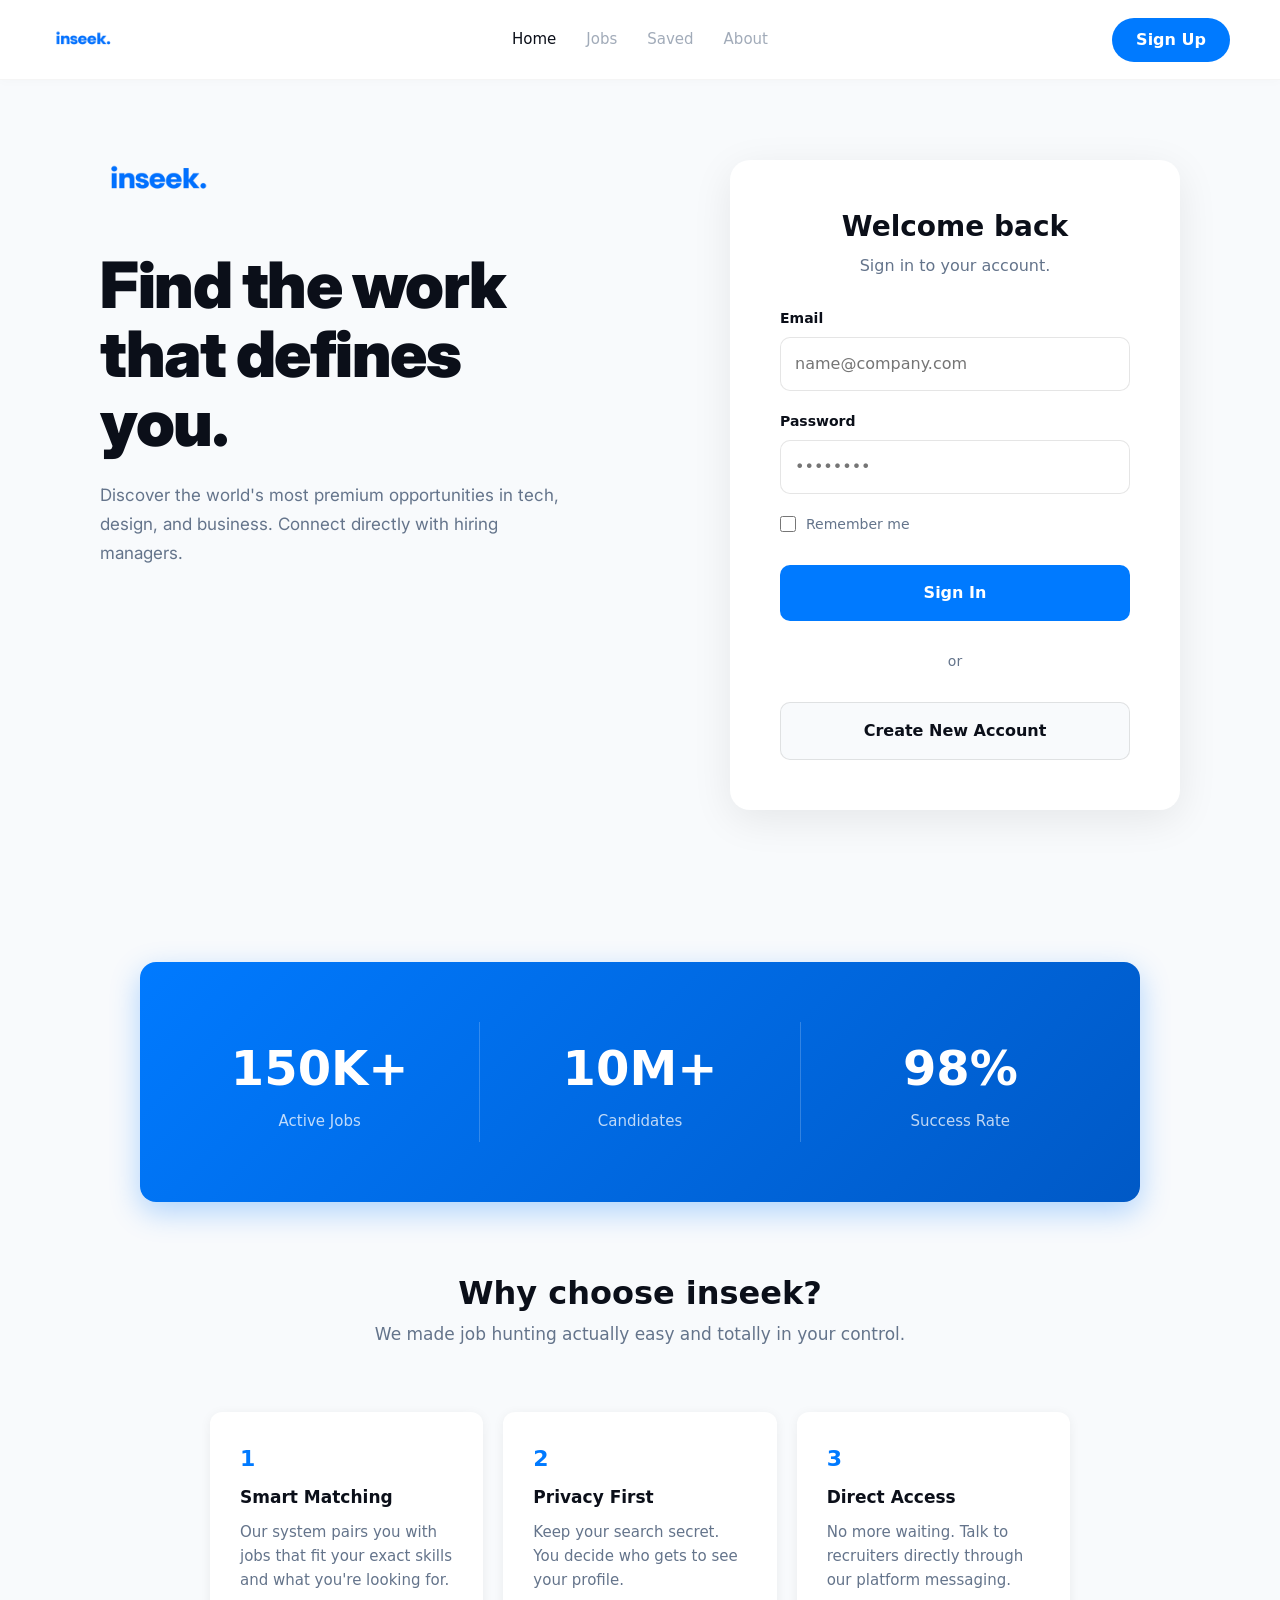
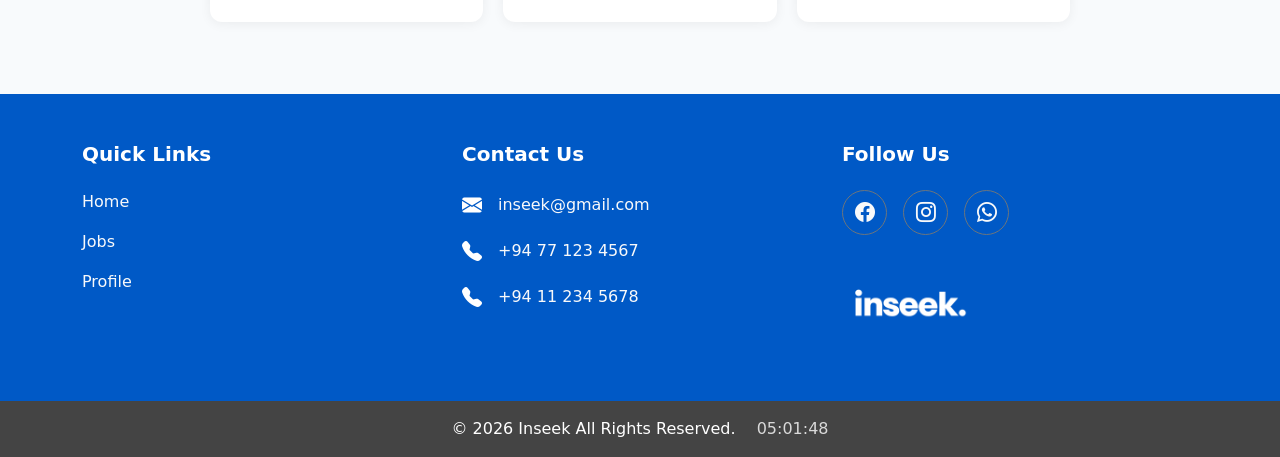
<file: index.html>
<!DOCTYPE html>

<html lang="en">

<head>

	<meta charset="UTF-8">

	<title>Inseek - Home</title>

	<link rel="icon" href="assets/images/logo-transparent.png">

	<link rel="preconnect" href="https://fonts.googleapis.com">
	<link rel="preconnect" href="https://fonts.gstatic.com" crossorigin>
	<link href="https://fonts.googleapis.com/css2?family=Inter:wght@400;500;600;700;800;900&display=swap" rel="stylesheet">

	<link href="https://cdn.jsdelivr.net/npm/bootstrap@5.3.0/dist/css/bootstrap.min.css" rel="stylesheet">

	<link rel="stylesheet" href="assets/css/global.css">

	<script src="cache.js"></script>

</head>

<body style="background-color: var(--bg-off-white); color: var(--text-main);">

	<nav class="dashboard_nav" style="display: flex; align-items: center; justify-content: space-between; padding: 0 50px;">

		<div style="flex: 1;">

			<a href="index.html" class="navbar-logo-link">

				<img src="assets/images/logo-transparent.png" style="height: 45px;">

			</a>

		</div>

		<div style="flex: 1; text-align: center; display: flex; justify-content: center; gap: 30px;">

			<a href="index.html" class="nav_link_active" style="text-decoration: none; font-weight: 500; color: var(--text-main);">Home</a>

			<a href="#" class="nav_link" onclick="alert('login first'); return false;" style="text-decoration: none; font-weight: 500; color: var(--text-muted);">Jobs</a>

			<a href="#" class="nav_link" onclick="alert('login first'); return false;" style="text-decoration: none; font-weight: 500; color: var(--text-muted);">Saved</a>

			<a href="#" class="nav_link" onclick="alert('login first'); return false;" style="text-decoration: none; font-weight: 500; color: var(--text-muted);">About</a>

		</div>

		<div style="flex: 1; text-align: right;">

			<button id="nav_auth_button" style="background-color: var(--brand); color: white; border: none; padding: 10px 24px; border-radius: 50px; font-weight: bold; cursor: pointer;">Sign Up</button>

		</div>

	</nav>

	<div style="display: flex; max-width: 1200px; margin: auto; align-items: flex-start; gap: 40px; padding: 40px;">

		<div style="flex: 1; padding: 20px 20px 60px 20px;">

			<img src="assets/images/logo-transparent.png" style="width: 120px; margin-bottom: 30px;">

			<h1 style="font-family: 'Inter', sans-serif; font-weight: 900; color: #0B0F19; font-size: 64px; line-height: 1.08; margin-bottom: 24px; letter-spacing: -1.5px;">Find the work<br>that defines<br>you.</h1>

			<p style="font-family: 'Inter', sans-serif; color: #64748B; font-size: 17px; line-height: 1.7; max-width: 460px;">Discover the world's most premium opportunities in tech, design, and business. Connect directly with hiring managers.</p>

		</div>

		<div style="flex: 1; padding: 40px 20px; display: flex; justify-content: flex-end;">

			<div id="login_box" style="background-color: var(--bg-white); padding: 50px; width: 100%; max-width: 450px; border-radius: 20px; box-shadow: 0 10px 40px rgba(0, 0, 0, 0.08);">

				<h3 style="color: var(--text-main); font-weight: bold; font-size: 28px; margin-bottom: 10px; text-align: center;">Welcome back</h3>

				<p style="color: var(--text-muted); margin-bottom: 30px; text-align: center;">Sign in to your account.</p>

			   <form id="login_form">

					<label style="color: var(--text-main); font-weight: 600; font-size: 14px; margin-bottom: 8px; display: block;">Email</label>

					<input type="email" id="login_email" style="width: 100%; padding: 14px; border: 1px solid rgba(0,0,0,0.1); border-radius: 10px; margin-bottom: 20px; font-size: 16px; outline: none;" onfocus="this.style.borderColor='var(--brand)'" onblur="this.style.borderColor='rgba(0,0,0,0.1)'" placeholder="name@company.com">

					<label style="color: var(--text-main); font-weight: 600; font-size: 14px; margin-bottom: 8px; display: block;">Password</label>

					<input type="password" id="login_password" style="width: 100%; padding: 14px; border: 1px solid rgba(0,0,0,0.1); border-radius: 10px; margin-bottom: 20px; font-size: 16px; outline: none;" onfocus="this.style.borderColor='var(--brand)'" onblur="this.style.borderColor='rgba(0,0,0,0.1)'" placeholder="••••••••">

					<div style="display: flex; align-items: center; margin-bottom: 30px;">

						<input type="checkbox" id="remember_me" style="margin-right: 10px; width: 16px; height: 16px; cursor: pointer;">

						<label for="remember_me" style="color: var(--text-muted); font-size: 14px; cursor: pointer;">Remember me</label>

					</div>

					<button type="submit" style="width: 100%; padding: 16px; background-color: var(--brand); color: white; border: none; border-radius: 10px; font-weight: bold; font-size: 16px; cursor: pointer;">Sign In</button>

				</form>

				<div style="text-align: center; margin: 30px 0; color: var(--text-muted); font-size: 14px;">or</div>

				<button id="button_show_register" style="width: 100%; padding: 16px; background-color: var(--bg-off-white); color: var(--text-main); border: 1px solid rgba(0,0,0,0.1); border-radius: 10px; font-weight: bold; font-size: 16px; cursor: pointer;">Create New Account</button>

			</div>

			<div id="register_box" style="display: none; background-color: var(--bg-white); padding: 50px; width: 100%; max-width: 450px; border-radius: 20px; box-shadow: 0 10px 40px rgba(0, 0, 0, 0.08);">

				<h3 style="color: var(--text-main); font-weight: bold; font-size: 28px; margin-bottom: 10px; text-align: center;">Join inseek.</h3>

				<p style="color: var(--text-muted); margin-bottom: 30px; text-align: center;">Create your profile to get started.</p>

				<form id="register_form">

					<label style="color: var(--text-main); font-weight: 600; font-size: 14px; margin-bottom: 8px; display: block;">Full Name</label>

					<input type="text" id="register_name" style="width: 100%; padding: 14px; border: 1px solid rgba(0,0,0,0.1); border-radius: 10px; margin-bottom: 20px; font-size: 16px; outline: none;" placeholder="Proboda">

					<label style="color: var(--text-main); font-weight: 600; font-size: 14px; margin-bottom: 8px; display: block;">Email</label>

					<input type="email" id="register_email" style="width: 100%; padding: 14px; border: 1px solid rgba(0,0,0,0.1); border-radius: 10px; margin-bottom: 20px; font-size: 16px; outline: none;" placeholder="name@company.com">

					<label style="color: var(--text-main); font-weight: 600; font-size: 14px; margin-bottom: 8px; display: block;">Password</label>

					<input type="password" id="register_password" style="width: 100%; padding: 14px; border: 1px solid rgba(0,0,0,0.1); border-radius: 10px; margin-bottom: 30px; font-size: 16px; outline: none;" placeholder="••••••••">

					<button type="submit" style="width: 100%; padding: 16px; background-color: var(--brand); color: white; border: none; border-radius: 10px; font-weight: bold; font-size: 16px; cursor: pointer;">Create Account</button>

				</form>

				<div style="text-align: center; margin: 30px 0; color: var(--text-muted); font-size: 14px;">or</div>

				<button id="button_show_login" style="width: 100%; padding: 16px; background-color: var(--bg-off-white); color: var(--text-main); border: 1px solid rgba(0,0,0,0.1); border-radius: 10px; font-weight: bold; font-size: 16px; cursor: pointer;">Sign In Instead</button>

			</div>

		</div>

	</div>

	<br><br><br>

	<div style="background: linear-gradient(135deg, var(--brand), var(--brand-dark)); padding: 60px 20px; text-align: center; border-radius: 16px; max-width: 1000px; margin: 0 auto; box-shadow: 0 10px 30px rgba(0, 122, 255, 0.3);">

		<div style="display: flex; justify-content: center; align-items: center; gap: 0; flex-wrap: wrap;">

			<div style="text-align: center; padding: 10px 50px; flex: 1; min-width: 200px; border-right: 1px solid rgba(255,255,255,0.2);">

				<p style="color: white; font-size: 48px; font-weight: 800; margin: 0;">150K+</p>

				<p style="color: rgba(255,255,255,0.75); font-size: 15px; margin: 6px 0 0 0; font-weight: 500;">Active Jobs</p>

			</div>

			<div style="text-align: center; padding: 10px 50px; flex: 1; min-width: 200px; border-right: 1px solid rgba(255,255,255,0.2);">

				<p style="color: white; font-size: 48px; font-weight: 800; margin: 0;">10M+</p>

				<p style="color: rgba(255,255,255,0.75); font-size: 15px; margin: 6px 0 0 0; font-weight: 500;">Candidates</p>

			</div>

			<div style="text-align: center; padding: 10px 50px; flex: 1; min-width: 200px;">

				<p style="color: white; font-size: 48px; font-weight: 800; margin: 0;">98%</p>

				<p style="color: rgba(255,255,255,0.75); font-size: 15px; margin: 6px 0 0 0; font-weight: 500;">Success Rate</p>

			</div>

		</div>

	</div>

		</div>

	</div>

	<br><br><br>

	<div style="text-align: center;">

		<h2 style="color: var(--text-main); font-size: 32px; font-weight: bold; margin-bottom: 10px;">Why choose inseek?</h2>

		<p style="color: var(--text-muted); font-size: 17px;">We made job hunting actually easy and totally in your control.</p>

	</div>

	<br><br>

	<div style="max-width: 900px; margin: auto; display: flex; gap: 20px; flex-wrap: wrap; padding: 0 20px;">

		<div style="background-color: white; border-radius: 12px; padding: 30px; flex: 1; min-width: 250px; box-shadow: 0 2px 12px rgba(0,0,0,0.06);">

			<p style="color: var(--brand); font-weight: bold; font-size: 22px; margin: 0 0 10px 0;">1</p>

			<p style="color: var(--text-main); font-weight: bold; font-size: 17px; margin: 0 0 10px 0;">Smart Matching</p>

			<p style="color: var(--text-muted); font-size: 15px; margin: 0; line-height: 1.6;">Our system pairs you with jobs that fit your exact skills and what you're looking for.</p>

		</div>

		<div style="background-color: white; border-radius: 12px; padding: 30px; flex: 1; min-width: 250px; box-shadow: 0 2px 12px rgba(0,0,0,0.06);">

			<p style="color: var(--brand); font-weight: bold; font-size: 22px; margin: 0 0 10px 0;">2</p>

			<p style="color: var(--text-main); font-weight: bold; font-size: 17px; margin: 0 0 10px 0;">Privacy First</p>

			<p style="color: var(--text-muted); font-size: 15px; margin: 0; line-height: 1.6;">Keep your search secret. You decide who gets to see your profile.</p>

		</div>

		<div style="background-color: white; border-radius: 12px; padding: 30px; flex: 1; min-width: 250px; box-shadow: 0 2px 12px rgba(0,0,0,0.06);">

			<p style="color: var(--brand); font-weight: bold; font-size: 22px; margin: 0 0 10px 0;">3</p>

			<p style="color: var(--text-main); font-weight: bold; font-size: 17px; margin: 0 0 10px 0;">Direct Access</p>

			<p style="color: var(--text-muted); font-size: 15px; margin: 0; line-height: 1.6;">No more waiting. Talk to recruiters directly through our platform messaging.</p>

		</div>

	</div>

	<br><br><br>

	<script src="footer.js"></script>
<script src="assets/js/auth.js"></script>

</body>

</html>
</file>
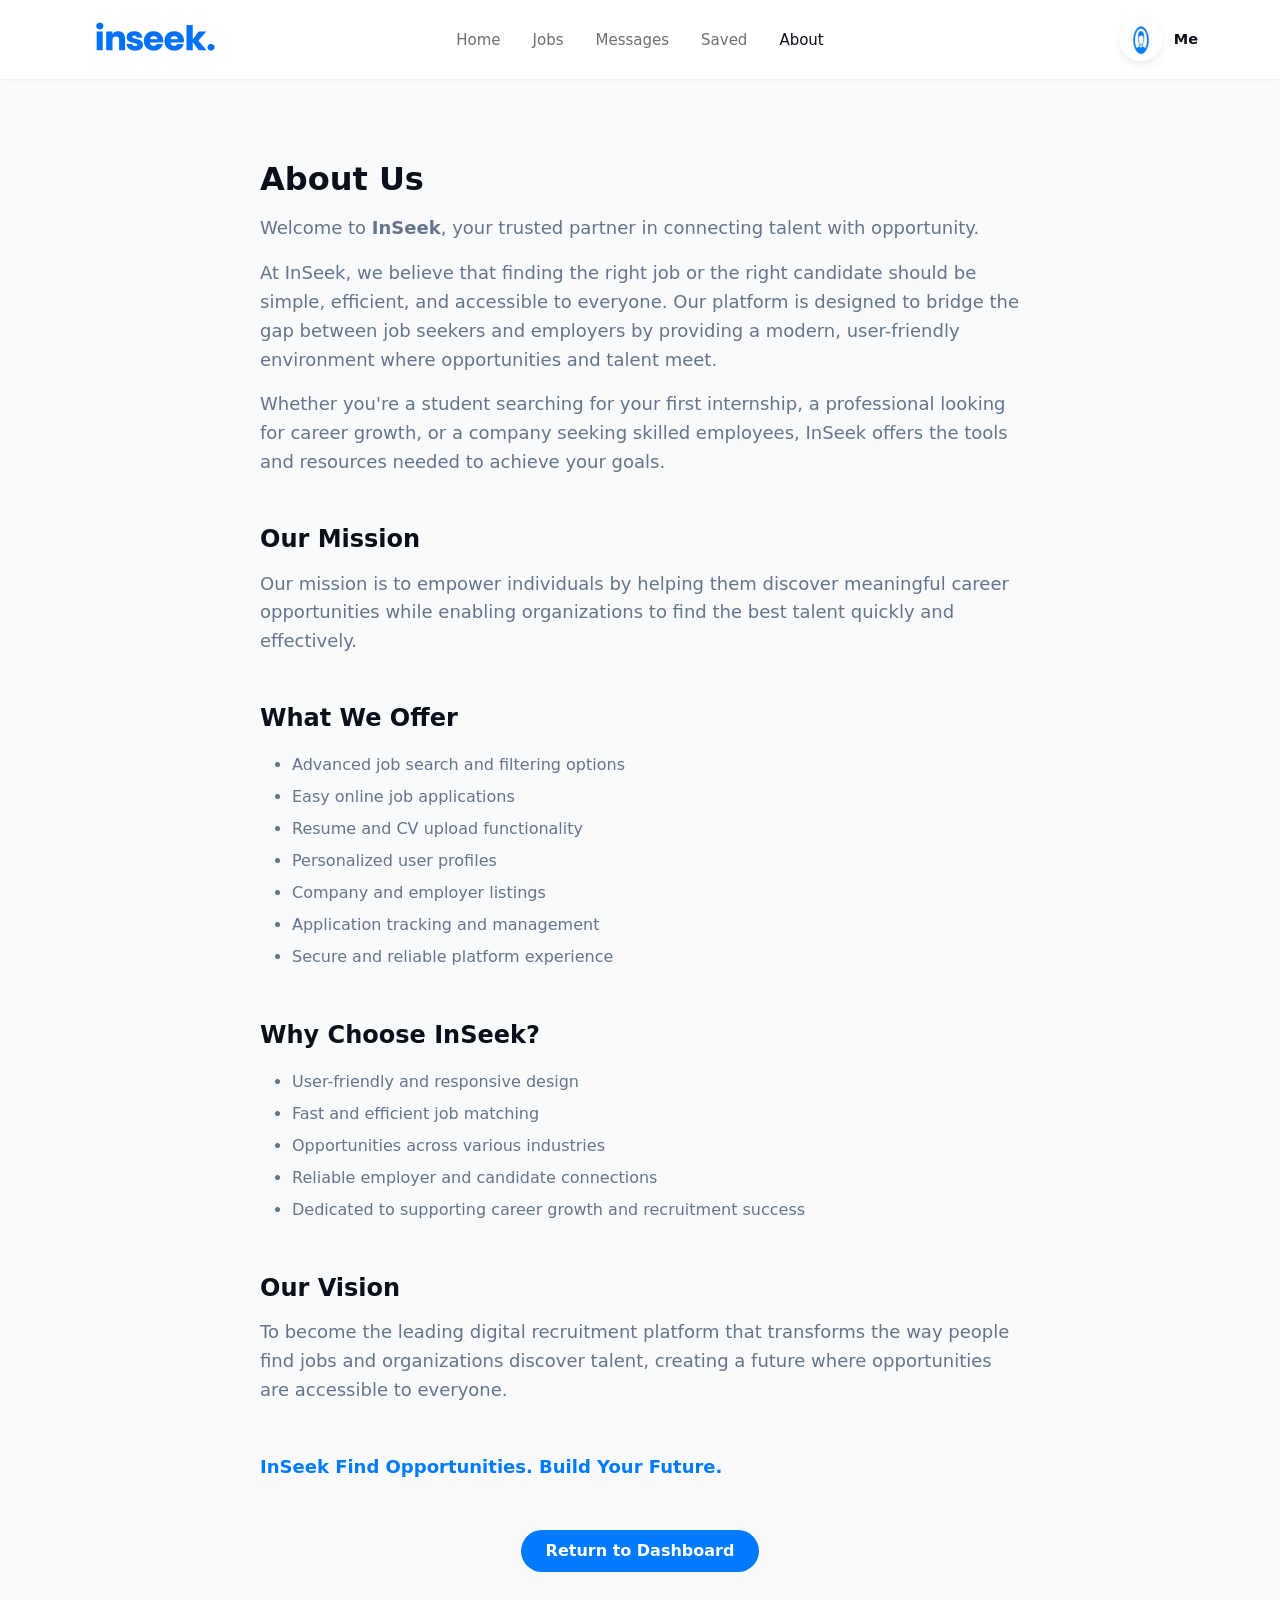
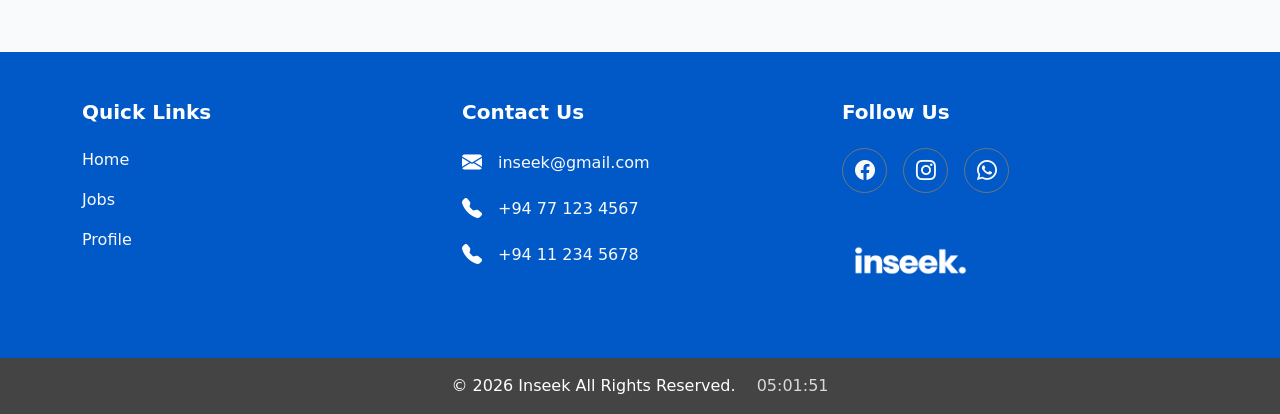
<file: docs/process/index.html>
<!DOCTYPE html>
<html lang="en">
<head>
    <meta charset="UTF-8">
    <meta name="viewport" content="width=device-width, initial-scale=1.0">
    <title>About Us - Inseek.</title>
    
    <link rel="icon" href="../../assets/images/logo-transparent.png">
    <link href="https://cdn.jsdelivr.net/npm/bootstrap@5.3.0/dist/css/bootstrap.min.css" rel="stylesheet">
    <link rel="stylesheet" href="../../assets/css/global.css">
    
    <style>
        .about-container {
            max-width: 800px;
            margin: 60px auto;
            padding: 20px;
        }
        .intro-text {
            font-size: 18px;
            color: var(--text-muted);
            line-height: 1.6;
        }
    </style>
</head>
<body class="dashboard-body d-flex flex-column min-vh-100">


  
    <nav class="dashboard_nav">
        <div class="container navbar-container">
            <a href="../../dashboard.html" class="navbar-logo-link">
                <img src="../../assets/images/logo-transparent.png" class="navbar-logo-img" alt="Logo">
            </a>

            <ul class="nav_links navbar-menu">
                <li><a href="../../dashboard.html" class="nav_link">Home</a></li>
                <li><a href="../../jobsearch.html" class="nav_link">Jobs</a></li>
                <li><a href="../../messages.html" class="nav_link">Messages</a></li>
                <li><a href="../../saved-jobs.html" class="nav_link">Saved</a></li>
                <li><a href="index.html" class="nav_link_active">About</a></li>
            </ul>

            <a href="../../profile.html" class="profile_button">
                <img src="../../assets/images/default-avatar.jpeg" class="avatar" alt="Avatar">
                <span class="profile_name profile-name-display">Me</span>
            </a>
        </div>
    </nav>


  
    <main class="flex-grow-1">
        <div class="about-container">

            <h2 class="fw-bold mb-3" style="color: var(--text-main);">About Us</h2>

            <p class="intro-text">Welcome to <strong>InSeek</strong>, your trusted partner in connecting talent with opportunity.</p>

            <p class="intro-text">At InSeek, we believe that finding the right job or the right candidate should be simple, efficient, and accessible to everyone. Our platform is designed to bridge the gap between job seekers and employers by providing a modern, user-friendly environment where opportunities and talent meet.</p>

            <p class="intro-text">Whether you're a student searching for your first internship, a professional looking for career growth, or a company seeking skilled employees, InSeek offers the tools and resources needed to achieve your goals.</p>

            <h4 class="fw-bold mt-5 mb-3" style="color: var(--text-main);">Our Mission</h4>
            <p class="intro-text">Our mission is to empower individuals by helping them discover meaningful career opportunities while enabling organizations to find the best talent quickly and effectively.</p>

            <h4 class="fw-bold mt-5 mb-3" style="color: var(--text-main);">What We Offer</h4>
            <ul class="mb-0" style="color: var(--text-muted); line-height: 2;">
                <li>Advanced job search and filtering options</li>
                <li>Easy online job applications</li>
                <li>Resume and CV upload functionality</li>
                <li>Personalized user profiles</li>
                <li>Company and employer listings</li>
                <li>Application tracking and management</li>
                <li>Secure and reliable platform experience</li>
            </ul>

            <h4 class="fw-bold mt-5 mb-3" style="color: var(--text-main);">Why Choose InSeek?</h4>
            <ul class="mb-0" style="color: var(--text-muted); line-height: 2;">
                <li>User-friendly and responsive design</li>
                <li>Fast and efficient job matching</li>
                <li>Opportunities across various industries</li>
                <li>Reliable employer and candidate connections</li>
                <li>Dedicated to supporting career growth and recruitment success</li>
            </ul>

            <h4 class="fw-bold mt-5 mb-3" style="color: var(--text-main);">Our Vision</h4>
            <p class="intro-text">To become the leading digital recruitment platform that transforms the way people find jobs and organizations discover talent, creating a future where opportunities are accessible to everyone.</p>

            <p class="intro-text fw-semibold mt-5" style="color: var(--brand);">InSeek Find Opportunities. Build Your Future.</p>

            <div class="text-center mt-5">
                <a href="../../dashboard.html" class="btn fw-bold px-4 py-2" style="background-color: var(--brand); color: white; border-radius: 50rem; transition: opacity 0.2s;">
                    Return to Dashboard
                </a>
            </div>

        </div>
    </main>

  
    <div style="margin-top: auto;">
        <script src="../../footer.js"></script>
    </div>

    <script src="https://code.jquery.com/jquery-3.7.1.min.js"></script>
    <script src="https://cdn.jsdelivr.net/npm/bootstrap@5.3.0/dist/js/bootstrap.bundle.min.js"></script>
    <script src="../../assets/js/common.js"></script>

<script>
(function(){try{var x=localStorage.getItem('profile_first_name')||localStorage.getItem('user_name');if(x){var y=document.querySelectorAll('.profile-name-display');for(var z=0;z<y.length;z++)y[z].textContent=x;}var w=localStorage.getItem('profile_photo');if(w){var v=document.querySelectorAll('.avatar');for(var u=0;u<v.length;u++)v[u].src=w;}}catch(e){}})();
</script>
</body>
</html>
</file>
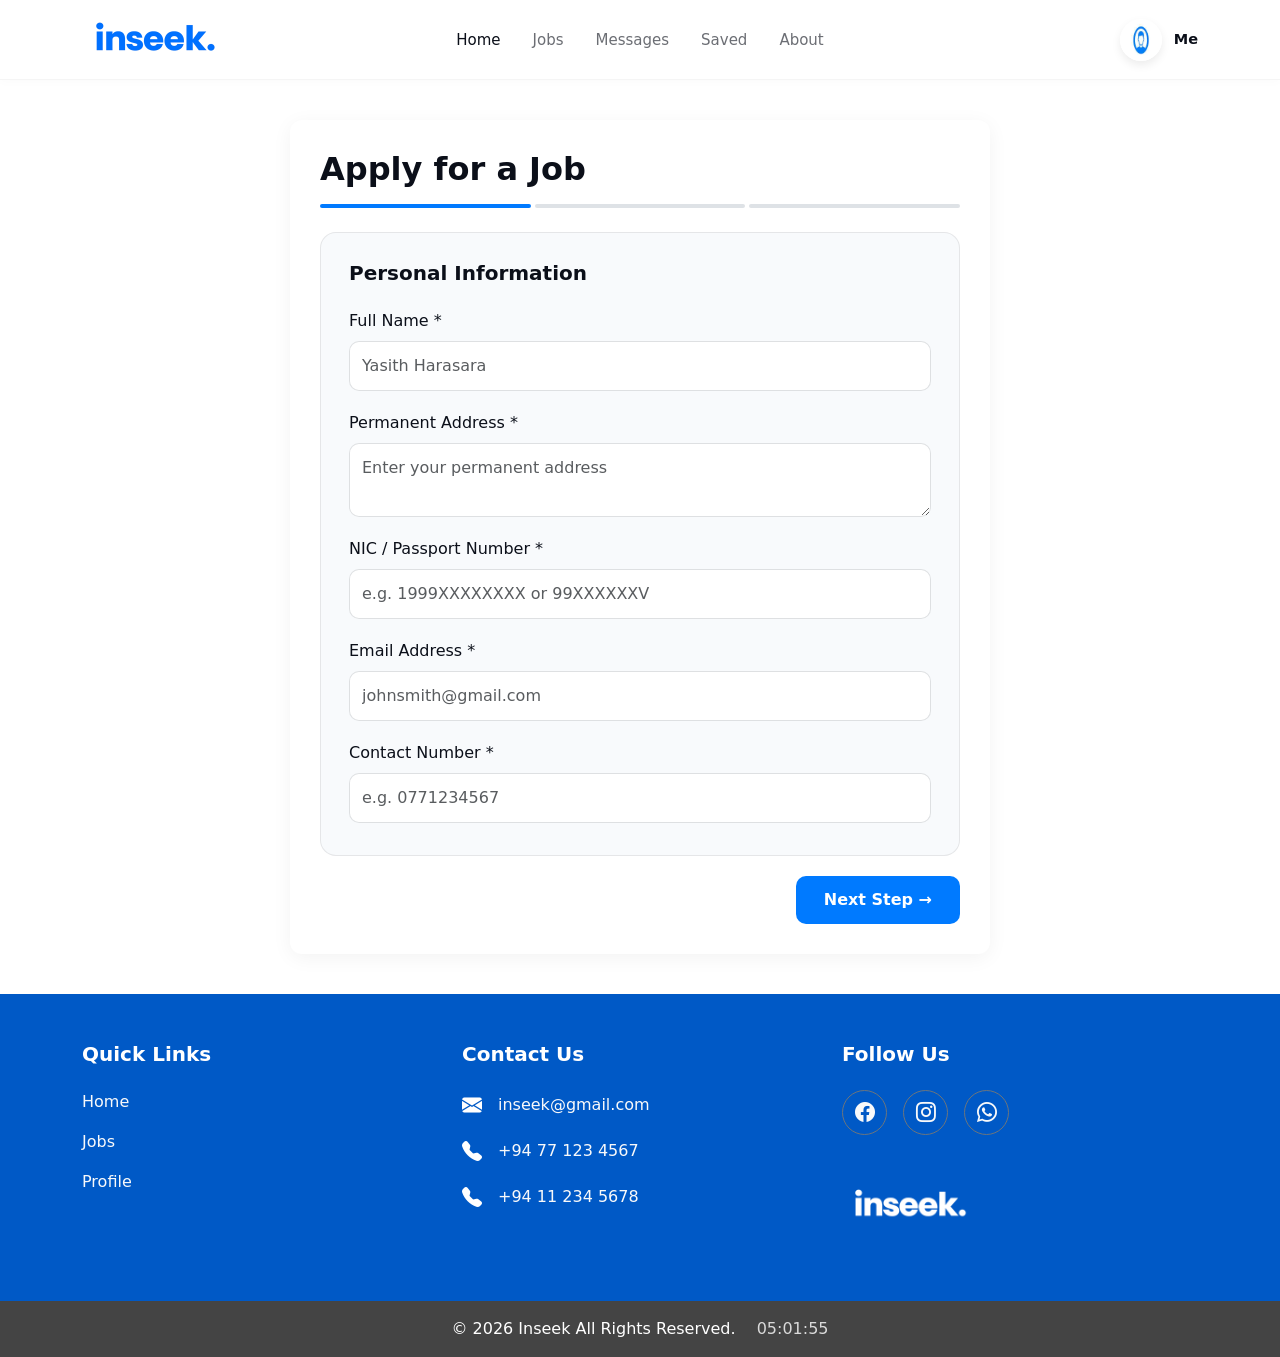
<file: apply.html>
<!DOCTYPE html>
<html lang="en">
<head>
	<meta charset="UTF-8">
	<meta name="viewport" content="width=device-width, initial-scale=1.0">
	<title>Apply - Inseek</title>

	<link rel="icon" href="assets/images/logo-transparent.png">

	<link rel="preconnect" href="https://fonts.googleapis.com">
	<link rel="preconnect" href="https://fonts.gstatic.com" crossorigin>
	<link href="https://fonts.googleapis.com/css2?family=Inter:wght@400;500;600;700;800;900&display=swap" rel="stylesheet">

	<link href="https://cdn.jsdelivr.net/npm/bootstrap@5.3.0/dist/css/bootstrap.min.css" rel="stylesheet">
	<link rel="stylesheet" href="assets/css/global.css">
	<link rel="stylesheet" href="assets/css/apply.css">
</head>

<body class="dashboard_body d-flex flex-column min-vh-100">

	<nav class="dashboard_nav">

		<div class="container navbar-container">

			<a href="dashboard.html" class="navbar-logo-link">

				<img src="assets/images/logo-transparent.png" class="navbar-logo-img">

			</a>

			<ul class="nav_links navbar-menu">

				<li>
					<a href="dashboard.html" class="nav_link_active">
						Home
					</a>
				</li>

				<li>
					<a href="jobsearch.html" class="nav_link">
						Jobs
					</a>
				</li>

				<li>
					<a href="messages.html" class="nav_link">
						Messages
					</a>
				</li>

			<li>
				<a href="saved-jobs.html" class="nav_link">
					Saved
				</a>
			</li>
			<li>
				<a href="docs/process/index.html" class="nav_link">
					About
				</a>
			</li>

			</ul>

			<a href="profile.html" class="profile_button">

				<img src="assets/images/default-avatar.jpeg" class="avatar">

				<span class="profile_name profile-name-display">Me</span>

			</a>

		</div>

	</nav>

	<main class="flex-grow-1">
		<div class="apply_container" style="max-width: 700px; margin: 40px auto; padding: 30px;">

			<h2 class="fw-bold mb-3" style="color: var(--text-main);">Apply for a Job</h2>

			<div class="d-flex justify-content-between align-items-center mb-4">
				<div class="step-indicator flex-fill" id="step-indicator-1" style="height: 4px; background-color: var(--brand); border-radius: 2px; margin-right: 4px;"></div>
				<div class="step-indicator flex-fill" id="step-indicator-2" style="height: 4px; background-color: #dee2e6; border-radius: 2px; margin-right: 4px;"></div>
				<div class="step-indicator flex-fill" id="step-indicator-3" style="height: 4px; background-color: #dee2e6; border-radius: 2px;"></div>
			</div>

			<form id="multiStepForm" novalidate>

				<div class="form-step" id="step-1" style="display: block;">

					<div style="background-color: var(--bg-off-white); border: 1px solid rgba(0,0,0,0.08); border-radius: 16px; padding: 28px; margin-bottom: 20px;">
						<h3 class="mb-4 fw-bold" style="color: var(--text-main); font-size: 20px;">Personal Information</h3>

						<div class="field mb-3 d-flex flex-column text-start">
							<label for="name" class="form-label fw-medium mb-2" style="color: var(--text-main);">Full Name *</label>
							<input type="text" class="form-control" id="name" name="name" placeholder="Yasith Harasara" style="border-radius: 10px; padding: 12px; border: 1px solid rgba(0,0,0,0.1);">
							<small class="text-danger mt-1 d-block"></small>
						</div>

						<div class="field mb-3 d-flex flex-column text-start">
							<label for="address" class="form-label fw-medium mb-2" style="color: var(--text-main);">Permanent Address *</label>
							<textarea class="form-control" id="address" name="address" rows="2" placeholder="Enter your permanent address" style="border-radius: 10px; padding: 12px; border: 1px solid rgba(0,0,0,0.1);"></textarea>
							<small class="text-danger mt-1 d-block"></small>
						</div>

						<div class="field mb-3 d-flex flex-column text-start">
							<label for="nic" class="form-label fw-medium mb-2" style="color: var(--text-main);">NIC / Passport Number *</label>
							<input type="text" class="form-control" id="nic" name="nic" placeholder="e.g. 1999XXXXXXXX or 99XXXXXXV" style="border-radius: 10px; padding: 12px; border: 1px solid rgba(0,0,0,0.1);">
							<small class="text-danger mt-1 d-block"></small>
						</div>

						<div class="field mb-3 d-flex flex-column text-start">
							<label for="email" class="form-label fw-medium mb-2" style="color: var(--text-main);">Email Address *</label>
							<input type="email" class="form-control" id="email" name="email" placeholder="johnsmith@gmail.com" style="border-radius: 10px; padding: 12px; border: 1px solid rgba(0,0,0,0.1);">
							<small class="text-danger mt-1 d-block"></small>
						</div>

						<div class="field d-flex flex-column text-start">
							<label for="phone" class="form-label fw-medium mb-2" style="color: var(--text-main);">Contact Number *</label>
							<input type="text" class="form-control" id="phone" name="phone" placeholder="e.g. 0771234567" style="border-radius: 10px; padding: 12px; border: 1px solid rgba(0,0,0,0.1);">
							<small class="text-danger mt-1 d-block"></small>
						</div>
					</div>

					<div class="d-flex justify-content-end">
						<button type="button" class="submit_button fw-bold" id="btn-next-1" style="border: none; padding: 12px 28px; border-radius: 10px; cursor: pointer;">Next Step →</button>
					</div>

				</div>

				<div class="form-step" id="step-2" style="display: none;">
					<div style="background-color: var(--bg-off-white); border: 1px solid rgba(0,0,0,0.08); border-radius: 16px; padding: 28px; margin-bottom: 20px;">
						<h3 class="mb-4 fw-bold" style="color: var(--text-main); font-size: 20px;">Resume & Skills</h3>

						<div class="field mb-3 d-flex flex-column text-start">
							<label for="resume" class="form-label fw-medium mb-2" style="color: var(--text-main);">Upload Resume (PDF only) *</label>
							<input type="file" class="form-control" id="resume" name="resume" accept=".pdf" style="border-radius: 10px; padding: 12px; border: 1px solid rgba(0,0,0,0.1);">
							<small class="text-danger mt-1 d-block"></small>
						</div>

						<div class="field mb-3 d-flex flex-column text-start">
							<label for="skills" class="form-label fw-medium mb-2" style="color: var(--text-main);">Top Skills *</label>
							<input type="text" class="form-control" id="skills" name="skills" list="skills-list" placeholder="Type or select your primary skill..." style="border-radius: 10px; padding: 12px; border: 1px solid rgba(0,0,0,0.1);">

							<datalist id="skills-list">


								<option value="Software Engineer" label="IT Section"></option>
								<option value="UI/UX Designer" label="IT Section"></option>
								<option value="Frontend Developer" label="IT Section"></option>
								<option value="Cybersecurity Analyst" label="IT Section"></option>
								<option value="Data Scientist" label="IT Section"></option>




								<option value="Digital Marketing Specialist" label="Marketing Section"></option>
								<option value="Social Media Manager" label="Marketing Section"></option>
								<option value="Sales Executive" label="Marketing Section"></option>
								<option value="Brand Manager" label="Marketing Section"></option>
								<option value="Content Strategist" label="Marketing Section"></option>



								<option value="Chartered Accountant" label="Finance Section"></option>
								<option value="Financial Analyst" label="Finance Section"></option>
								<option value="Investment Banker" label="Finance Section"></option>
								<option value="Audit Associate" label="Finance Section"></option>
								<option value="Tax Consultant" label="Finance Section"></option>




								<option value="Medical Laboratory Technologist" label="Healthcare Section"></option>
								<option value="Nursing Officer" label="Healthcare Section"></option>
								<option value="Healthcare Administrator" label="Healthcare Section"></option>
								<option value="Pharmacist" label="Healthcare Section"></option>
								<option value="Data Analyst (Healthcare)" label="Healthcare Section"></option>
							</datalist>

							<small class="text-danger mt-1 d-block"></small>
						</div>




						<div class="field mb-3 d-flex flex-column text-start">
							<label for="experience" class="form-label fw-medium mb-2" style="color: var(--text-main);">Years of Work Experience *</label>
							<input type="number" class="form-control" id="experience" name="experience" min="0" max="40" placeholder="e.g. 2 (Enter 0 if Fresher)" style="border-radius: 10px; padding: 12px; border: 1px solid rgba(0,0,0,0.1);">
							<small class="text-danger mt-1 d-block"></small>
						</div>

						<div class="field mb-3 d-flex flex-column text-start">
							<label for="prev-job" class="form-label fw-medium mb-2" style="color: var(--text-main);">Previous Job Title & Company *</label>
							<input type="text" class="form-control" id="prev-job" name="prev-job" placeholder="e.g. Junior Executive at ABC Corp" style="border-radius: 10px; padding: 12px; border: 1px solid rgba(0,0,0,0.1);">
							<small class="text-danger mt-1 d-block"></small>
						</div>

						<div class="field d-flex flex-column text-start">
							<label for="portfolio" class="form-label fw-medium mb-2" style="color: var(--text-main);">Portfolio / LinkedIn URL</label>
							<input type="url" class="form-control" id="portfolio" name="portfolio" placeholder="https://example.com" style="border-radius: 10px; padding: 12px; border: 1px solid rgba(0,0,0,0.1);">
							<small class="text-danger mt-1 d-block"></small>
						</div>




					</div>

					<div class="d-flex justify-content-between">
						<button type="button" class="btn btn-outline-secondary fw-bold rounded-3 px-4 py-2" id="btn-back-2">← Back</button>
						<button type="button" class="submit_button fw-bold" id="btn-next-2" style="border: none; padding: 12px 28px; border-radius: 10px; cursor: pointer;">Next Step →</button>
					</div>
				</div>

				<div class="form-step" id="step-3" style="display: none;">

					<div style="background-color: var(--bg-off-white); border: 1px solid rgba(0,0,0,0.08); border-radius: 16px; padding: 28px; margin-bottom: 20px;">
						<h3 class="mb-4 fw-bold" style="color: var(--text-main); font-size: 20px;">Review & Submit</h3>

						<div class="field mb-3 d-flex flex-column text-start">
							<label for="start-date" class="form-label fw-medium mb-2" style="color: var(--text-main);">Available Start Date *</label>
							<input type="date" class="form-control" id="start-date" name="start-date" style="border-radius: 10px; padding: 12px; border: 1px solid rgba(0,0,0,0.1);">
							<small class="text-danger mt-1 d-block"></small>
						</div>

						<div class="field mb-3 d-flex flex-column text-start">
							<label for="comments" class="form-label fw-medium mb-2" style="color: var(--text-main);">Additional Comments / Cover Letter</label>
							<textarea class="form-control" id="comments" name="comments" rows="3" placeholder="Anything else you would like to share with us..." style="border-radius: 10px; padding: 12px; border: 1px solid rgba(0,0,0,0.1);"></textarea>
							<small class="text-danger mt-1 d-block"></small>
						</div>

						<div class="field mb-2 d-flex align-items-start gap-2 text-start pt-2">
							<input type="checkbox" class="form-check-input mt-1" id="terms" name="terms" style="border-color: rgba(0,0,0,0.25);">
							<label class="form-check-label fs-6" for="terms" style="color: var(--text-main);">I agree to the terms and conditions and certify that the entered data is correct. *</label>
						</div>
						<div class="text-start mb-2">
							<small class="text-danger d-block" id="terms-error"></small>
						</div>
					</div>

					<div class="d-flex justify-content-between">
						<button type="button" class="btn btn-outline-secondary fw-bold rounded-3 px-4 py-2" id="btn-back-3">← Back</button>
						<button type="submit" class="submit_button fw-bold" id="btn-submit" style="border: none; padding: 12px 32px; border-radius: 10px; cursor: pointer;">Submit Application</button>
					</div>
				</div>

			</form>

			<div id="live_clock" style="display:none; text-align:center; margin-top:20px; padding:12px; background:#e6ffe6; border-radius:8px; font-weight:bold; color:#0B0F19;"></div>

		</div>
	</main>

	<div style="margin-top: auto;">

		<script src="footer.js"></script>

	</div>

	<script src="https://code.jquery.com/jquery-3.6.0.min.js"></script>
	<script src="assets/js/apply.js"></script>

<script>

(function(){var n=localStorage.getItem('profile_first_name')||localStorage.getItem('user_name');if(n){  var e=document.querySelectorAll('.profile-name-display');  for(var i=0;i<e.length;i++)e[i].textContent=n;  }var p=localStorage.getItem('profile_photo');if(p){var a=document.querySelectorAll('.avatar');for(var i=0;i<a.length;i++)a[i].src=p;}})();
</script>

</body>
</html>
</file>
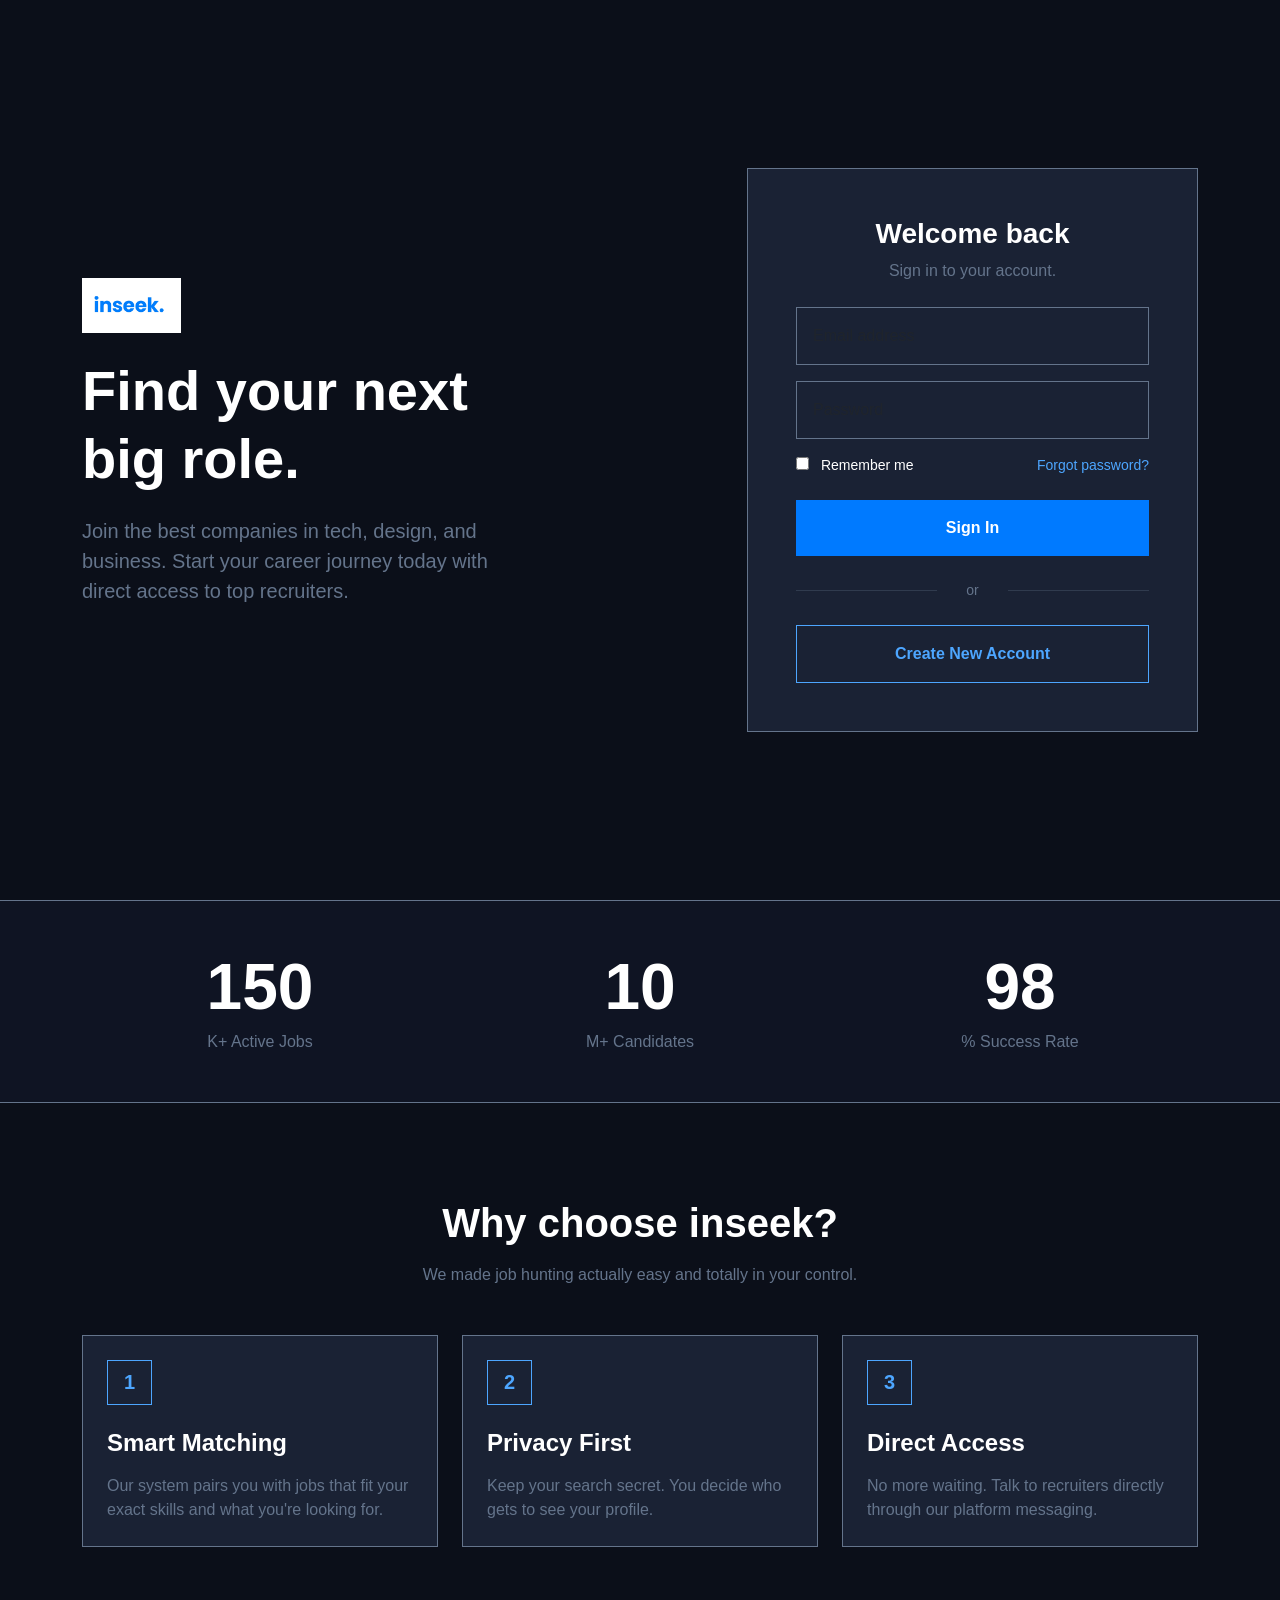
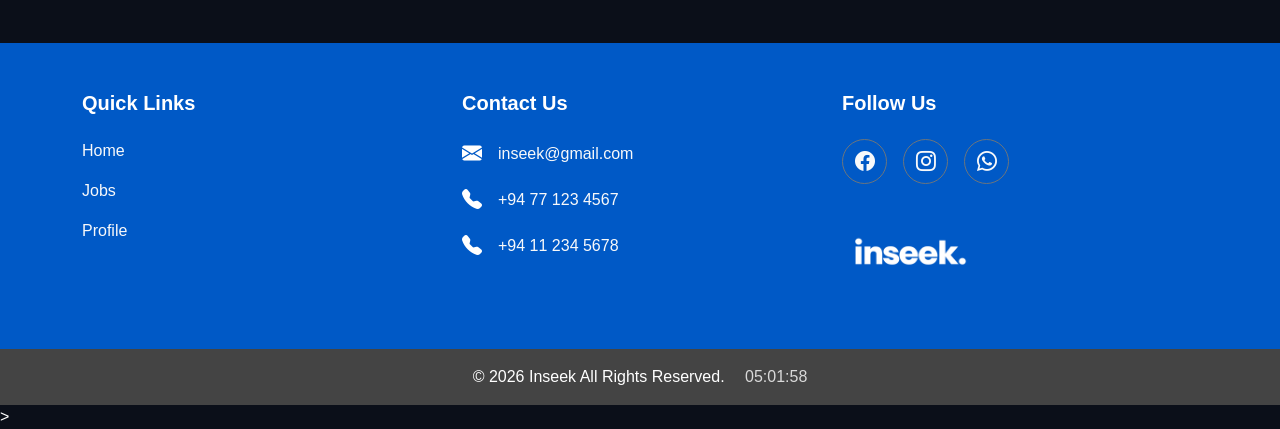
<file: auth.html>
<!DOCTYPE html>
<html lang="en">
<head>
	<meta charset="UTF-8">
	<title>inseek - Sign In</title>
	
	<link rel="icon" href="assets/images/icons/favicon.png">
	
	<link href="https://cdn.jsdelivr.net/npm/bootstrap@5.3.0/dist/css/bootstrap.min.css" rel="stylesheet">
	<link rel="stylesheet" href="assets/css/style.css">
</head>
<body>

<div class="min-vh-100 d-flex align-items-center">
	<div class="container py-5">
		
		<div class="row align-items-center justify-content-between">
			
			<div class="col-lg-5 mb-5 mb-lg-0">
				
				<img src="assets/images/logo.jpeg" height="55" class="mb-4">
				
				<h1 class="display-4 fw-bold mb-4">Find your next big role.</h1>
				
				<p class="text_muted_custom fs-5">Join the best companies in tech, design, and business. Start your career journey today with direct access to top recruiters.</p>
			</div>

			<div class="col-lg-5">
				<div class="solid_panel p-4 p-md-5">
					
					<div id="login_box">
						<h3 class="text-center fw-bold mb-2">Welcome back</h3>
						
						<p class="text-center text_muted_custom mb-4">Sign in to your account.</p>
						
						
						<form id="login_form">
							<input type="email" id="login_email" class="form-control input_custom p-3 mb-3" placeholder="Email address">
							
							<input type="password" id="login_password" class="form-control input_custom p-3 mb-3" placeholder="Password">
							
							
							<div class="d-flex justify-content-between align-items-center mb-4 small">
								<label><input type="checkbox" class="me-2"> Remember me</label>
								<a href="#" class="text-decoration-none" style="color: #4DA6FF;">Forgot password?</a>
							</div>
							
							
							<button type="submit" class="button_main w-100 p-3">Sign In</button>
						</form>
						
						<div class="divider text-center my-4 text_muted_custom small">or</div>
						
						<button id="button_show_register" class="button_sec w-100 p-3">Create New Account</button>
						
					</div>

					<div id="register_box">
						<h3 class="text-center fw-bold mb-2">Join inseek.</h3>
						<p class="text-center text_muted_custom mb-4">Create your profile to get started.</p>
						
						<form id="register_form">
							<input type="text" id="register_name" class="form-control input_custom p-3 mb-3" placeholder="Full Name">
							
							<input type="email" id="register_email" class="form-control input_custom p-3 mb-3" placeholder="Email address">
							
							<input type="password" id="register_password" class="form-control input_custom p-3 mb-3" placeholder="Password">
							
							
							<button type="submit" class="button_main w-100 p-3">Create Account</button>
						</form>
						
						
						<div class="divider text-center my-4 text_muted_custom small">or</div>
						<button id="button_show_login" class="button_sec w-100 p-3">Sign In Instead</button>
					</div>

				</div>
			</div>
			
		</div>
	</div>
</div>





<div class="stats_bg py-5">
	<div class="container">
		<div class="row text-center gy-4">
			
			<div class="col-md-4">
				<h2 class="display-3 fw-bold mb-1">150</h2>
				<p class="text_muted_custom mb-0">K+ Active Jobs</p>
			</div>
			
			<div class="col-md-4">
				<h2 class="display-3 fw-bold mb-1">10</h2>
				<p class="text_muted_custom mb-0">M+ Candidates</p>
			</div>
			
			<div class="col-md-4">
				<h2 class="display-3 fw-bold mb-1">98</h2>
				<p class="text_muted_custom mb-0">% Success Rate</p>
			</div>
			
		</div>
	</div>
</div>





<div class="py-5">
	<div class="container py-5 text-center">
		<h2 class="fw-bold mb-3 display-6">Why choose inseek?</h2>
		<p class="text_muted_custom mb-5">We made job hunting actually easy and totally in your control.</p>
		
		<div class="row justify-content-center gy-4 text-start">
			
			<div class="col-md-4">
				<div class="solid_panel p-4 h-100">
					<div class="icon_box d-flex align-items-center justify-content-center fw-bold fs-5 mb-4">1</div>
					<h4 class="fw-bold mb-3">Smart Matching</h4>
					<p class="text_muted_custom mb-0">Our system pairs you with jobs that fit your exact skills and what you're looking for.</p>
				</div>
			</div>
			
			<div class="col-md-4">
				<div class="solid_panel p-4 h-100">
					<div class="icon_box d-flex align-items-center justify-content-center fw-bold fs-5 mb-4">2</div>
					<h4 class="fw-bold mb-3">Privacy First</h4>
					<p class="text_muted_custom mb-0">Keep your search secret. You decide who gets to see your profile.</p>
				</div>
			</div>
			
			<div class="col-md-4">
				<div class="solid_panel p-4 h-100">
					<div class="icon_box d-flex align-items-center justify-content-center fw-bold fs-5 mb-4">3</div>
					<h4 class="fw-bold mb-3">Direct Access</h4>
					<p class="text_muted_custom mb-0">No more waiting. Talk to recruiters directly through our platform messaging.</p>
				</div>
			</div>
			
		</div>
	</div>
</div>



<script src="assets/js/auth.js"></script>
<script src="footer.js"></script>



	>
</body>
</html>
</file>
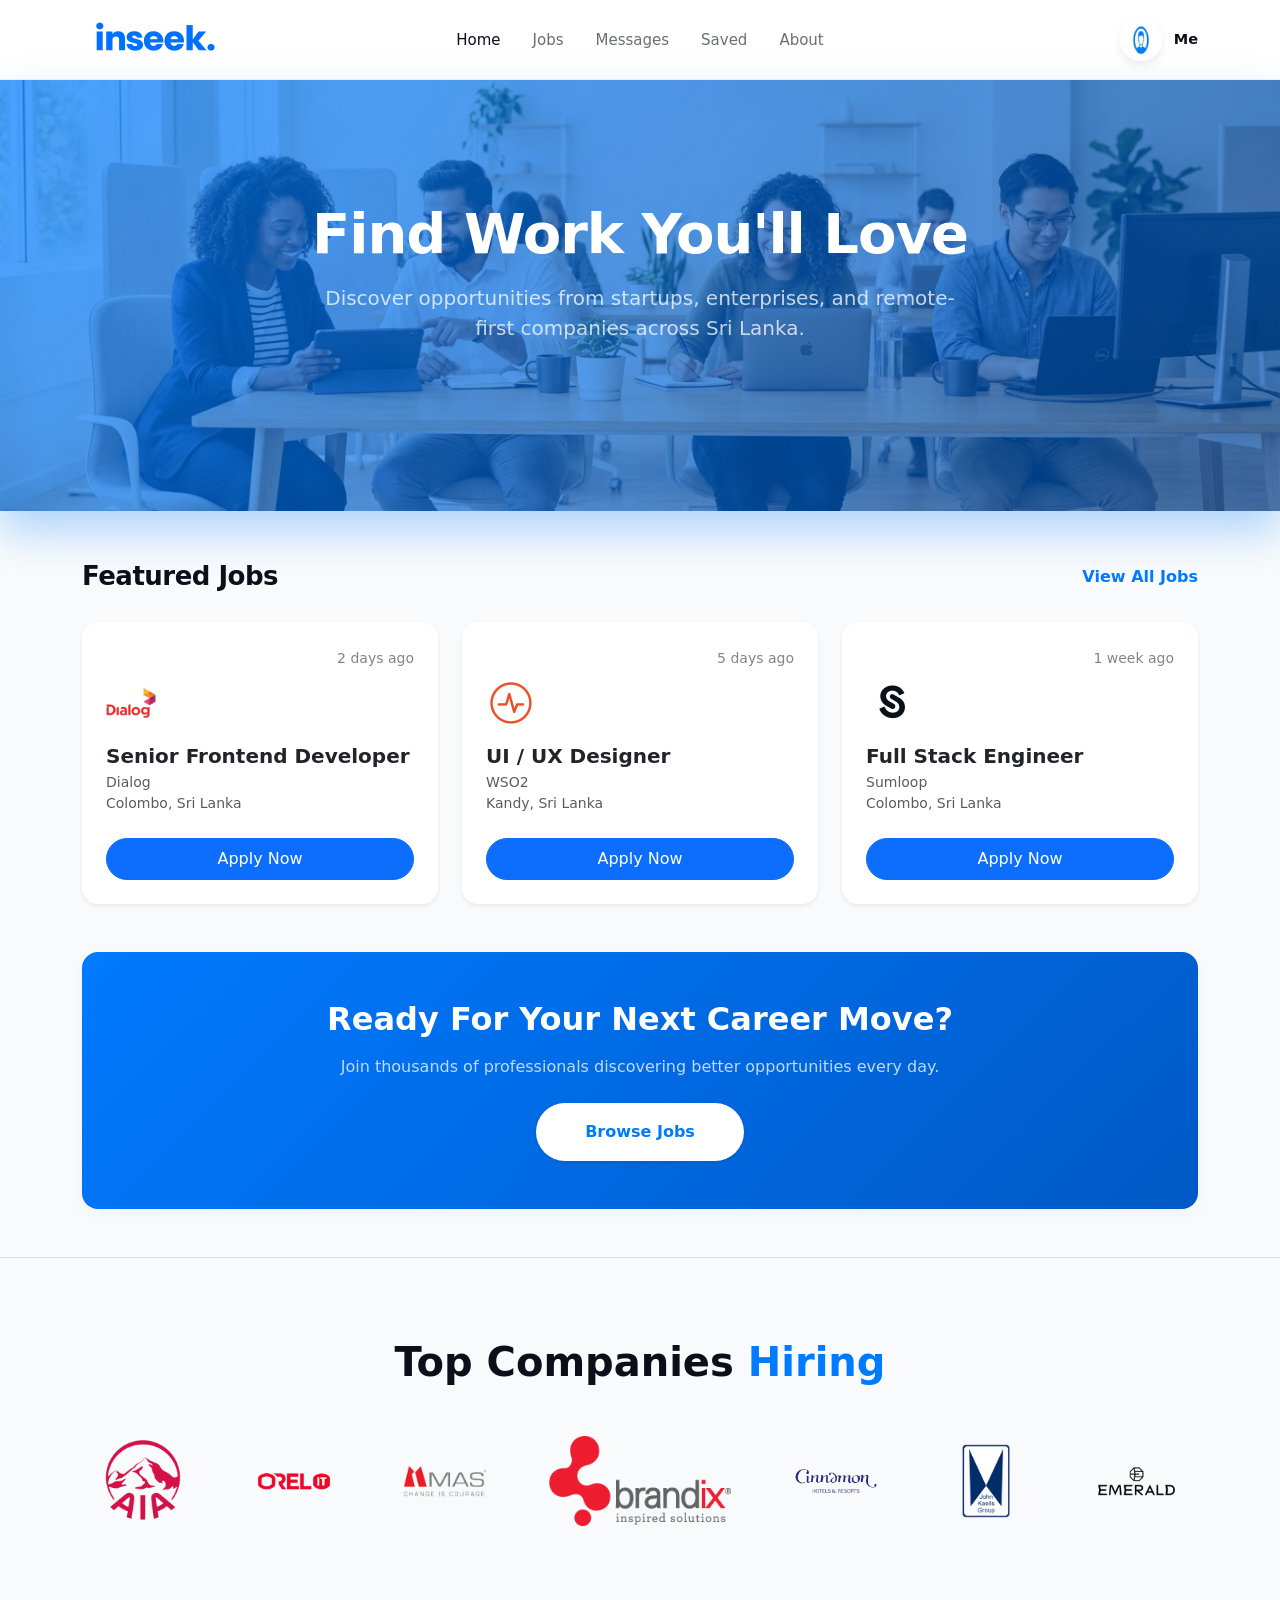
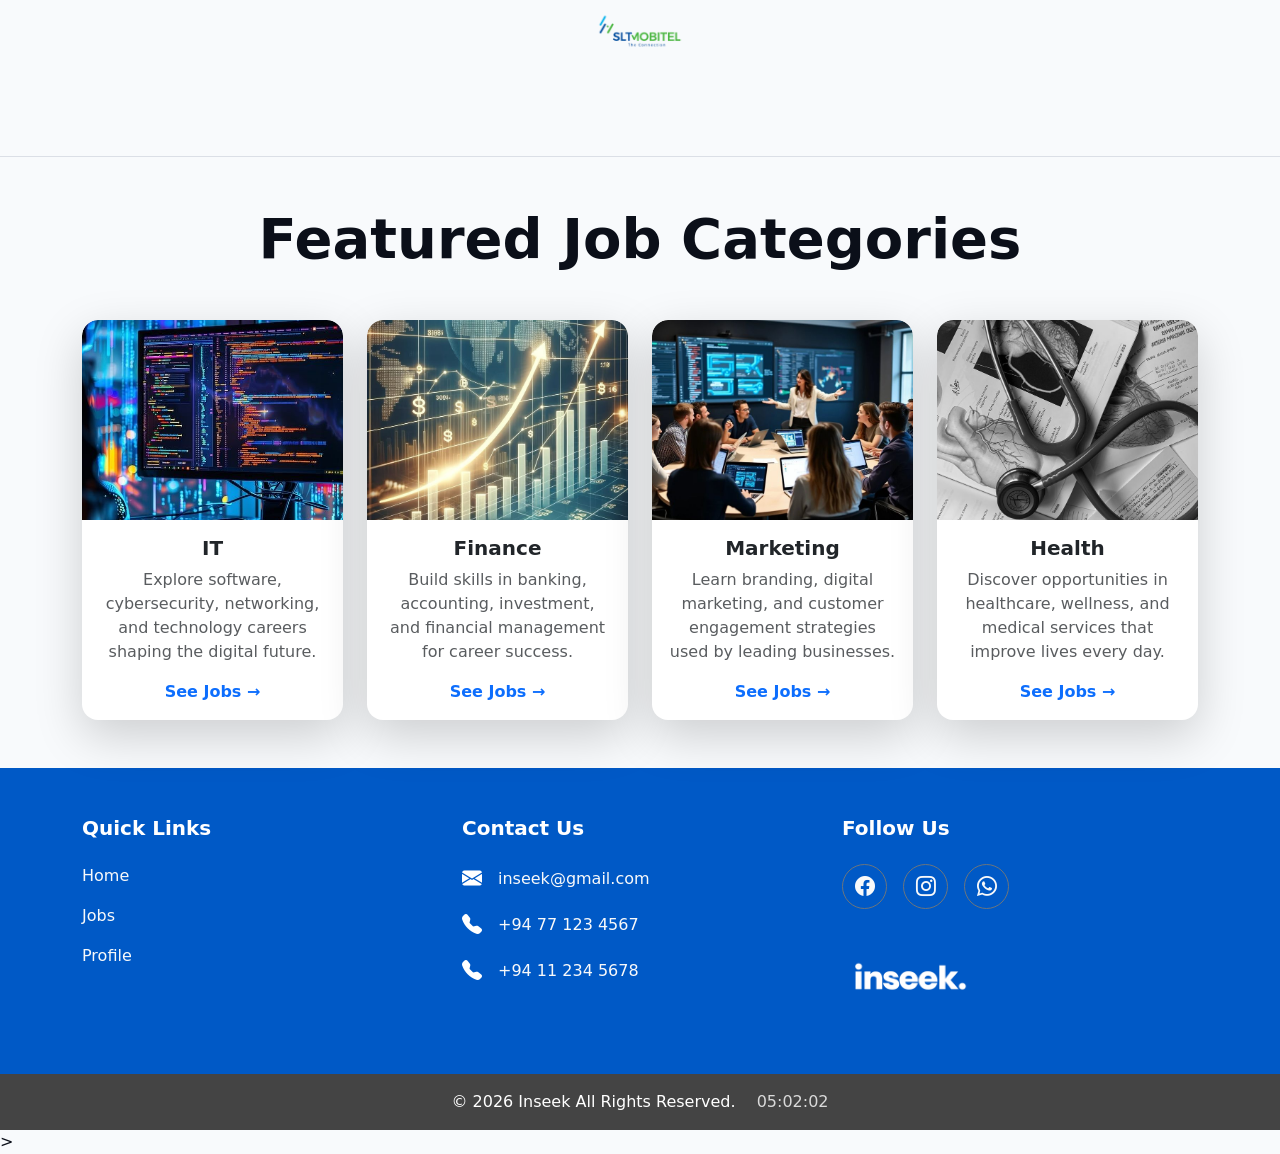
<file: dashboard.html>
<!-- Rithika's page - dashboard with stats and application tracking -->








<!DOCTYPE html>
<html lang="en">

<head>
    <meta charset="UTF-8">
    <meta name="viewport" content="width=device-width, initial-scale=1.0">
    <title>Dashboard - Inseek.</title>

    <link rel="icon" href="assets/images/logo-transparent.png">

    <link href="https://cdn.jsdelivr.net/npm/bootstrap@5.3.0/dist/css/bootstrap.min.css" rel="stylesheet">
    <link rel="stylesheet" href="assets/css/global.css">
    <link rel="stylesheet" href="assets/css/companies.css">
    <script src="cache.js"></script>
</head>

<body class="dashboard-body">

    <nav class="dashboard_nav">

        <div class="container navbar-container">

            <a href="dashboard.html" class="navbar-logo-link">

                <img src="assets/images/logo-transparent.png" class="navbar-logo-img">

            </a>

            <ul class="nav_links navbar-menu">

                <li>
                    <a href="dashboard.html" class="nav_link_active">
                        Home
                    </a>
                </li>

                <li>
                    <a href="jobsearch.html" class="nav_link">
                        Jobs
                    </a>
                </li>

                <li>
                    <a href="messages.html" class="nav_link">
                        Messages
                    </a>
                </li>

                <li>
                    <a href="saved-jobs.html" class="nav_link">
                        Saved
                    </a>
                </li>
                <li>
                    <a href="docs/process/index.html" class="nav_link">
                        About
                    </a>
                </li>

            </ul>

            <a href="profile.html" class="profile_button">

                <img src="assets/images/default-avatar.jpeg" class="avatar">

                <span class="profile_name profile-name-display">Me</span>

            </a>

        </div>

    </nav>

    <section class="hero_section">

        <div class="slide-layer slide-current"></div>
        <div class="slide-layer slide-next"></div>

        <div class="container hero-container" style="position:relative;z-index:4;">

            <div class="hero-content">

                <h1 class="hero-title">Find Work You'll Love</h1>

                <p class="hero-subtitle">

                    Discover opportunities from startups, enterprises, and remote-first companies across Sri Lanka.

                </p>

            </div>


        </div>

    </section>

    <main class="container dashboard-main">
        <div class="section_head">
            <div>

               <h2 class="section_title">Featured Jobs</h2>

            </div>

            <a href="jobsearch.html" class="blue_link">

                View All Jobs

            </a>

        </div>

        <div id="latest-jobs" class="row justify-content-center row-cols-1 row-cols-md-2 row-cols-lg-3 g-4">

        </div>

    </main>

    <section class="container cta_section">

        <div class="cta_card card">

            <h2 class="cta_title">Ready For Your Next Career Move?</h2>

            <p class="cta_subtitle">

                Join thousands of professionals discovering better opportunities every day.

            </p>

            <div>

                <a href="jobsearch.html" class="cta_button btn">

                    Browse Jobs
                </a>

            </div>

        </div>

    </section>

    <section>

        <div class="companies-area">

            <div class="container text-center">

                <h2 class="main-title">Top Companies <span class="highlight-text">Hiring</span></h2>

                <div class="logo-row" id="company-logos">

                    <img src="assets/images/company icons/AIA.png" class="company-logo">

                    <img src="assets/images/company icons/OREL IT.png" class="company-logo">

                    <img src="assets/images/company icons/MAS.png" class="company-logo">

                    <img src="assets/images/company icons/Brandix.avif" class="company-logo">

                    <img src="assets/images/company icons/Cinnamon.png" class="company-logo">

                    <img src="assets/images/company icons/Keels.png" class="company-logo">

                    <img src="assets/images/company icons/Emerald.png" class="company-logo">

                    <img src="assets/images/company icons/SLT.png" class="company-logo">

                </div>
            </div>
        </div>

    </section>


    <script src="categories.js"></script>
    <script src="footer.js"></script>












    <script src="https://code.jquery.com/jquery-3.7.1.min.js"></script>
    <script src="https://cdn.jsdelivr.net/npm/bootstrap@5.3.0/dist/js/bootstrap.bundle.min.js"></script>
    <script src="assets/js/dashboard.js"></script>


    >
<script>


(function(){ let n=localStorage.getItem('profile_first_name')
                 ||localStorage.getItem('user_name');
                 
                 if(n){var e=document.querySelectorAll('.profile-name-display');
                 
                 for(var i=0;i<e.length;i++)e[i].textContent=n;}
                 
                 let p=localStorage.getItem('profile_photo');
                 
                 if(p){var a=document.querySelectorAll('.avatar');
                 
                 for(var i=0;i<a.length;i++)a[i].src=p;}})();


</script>

</body>









</html>
</file>
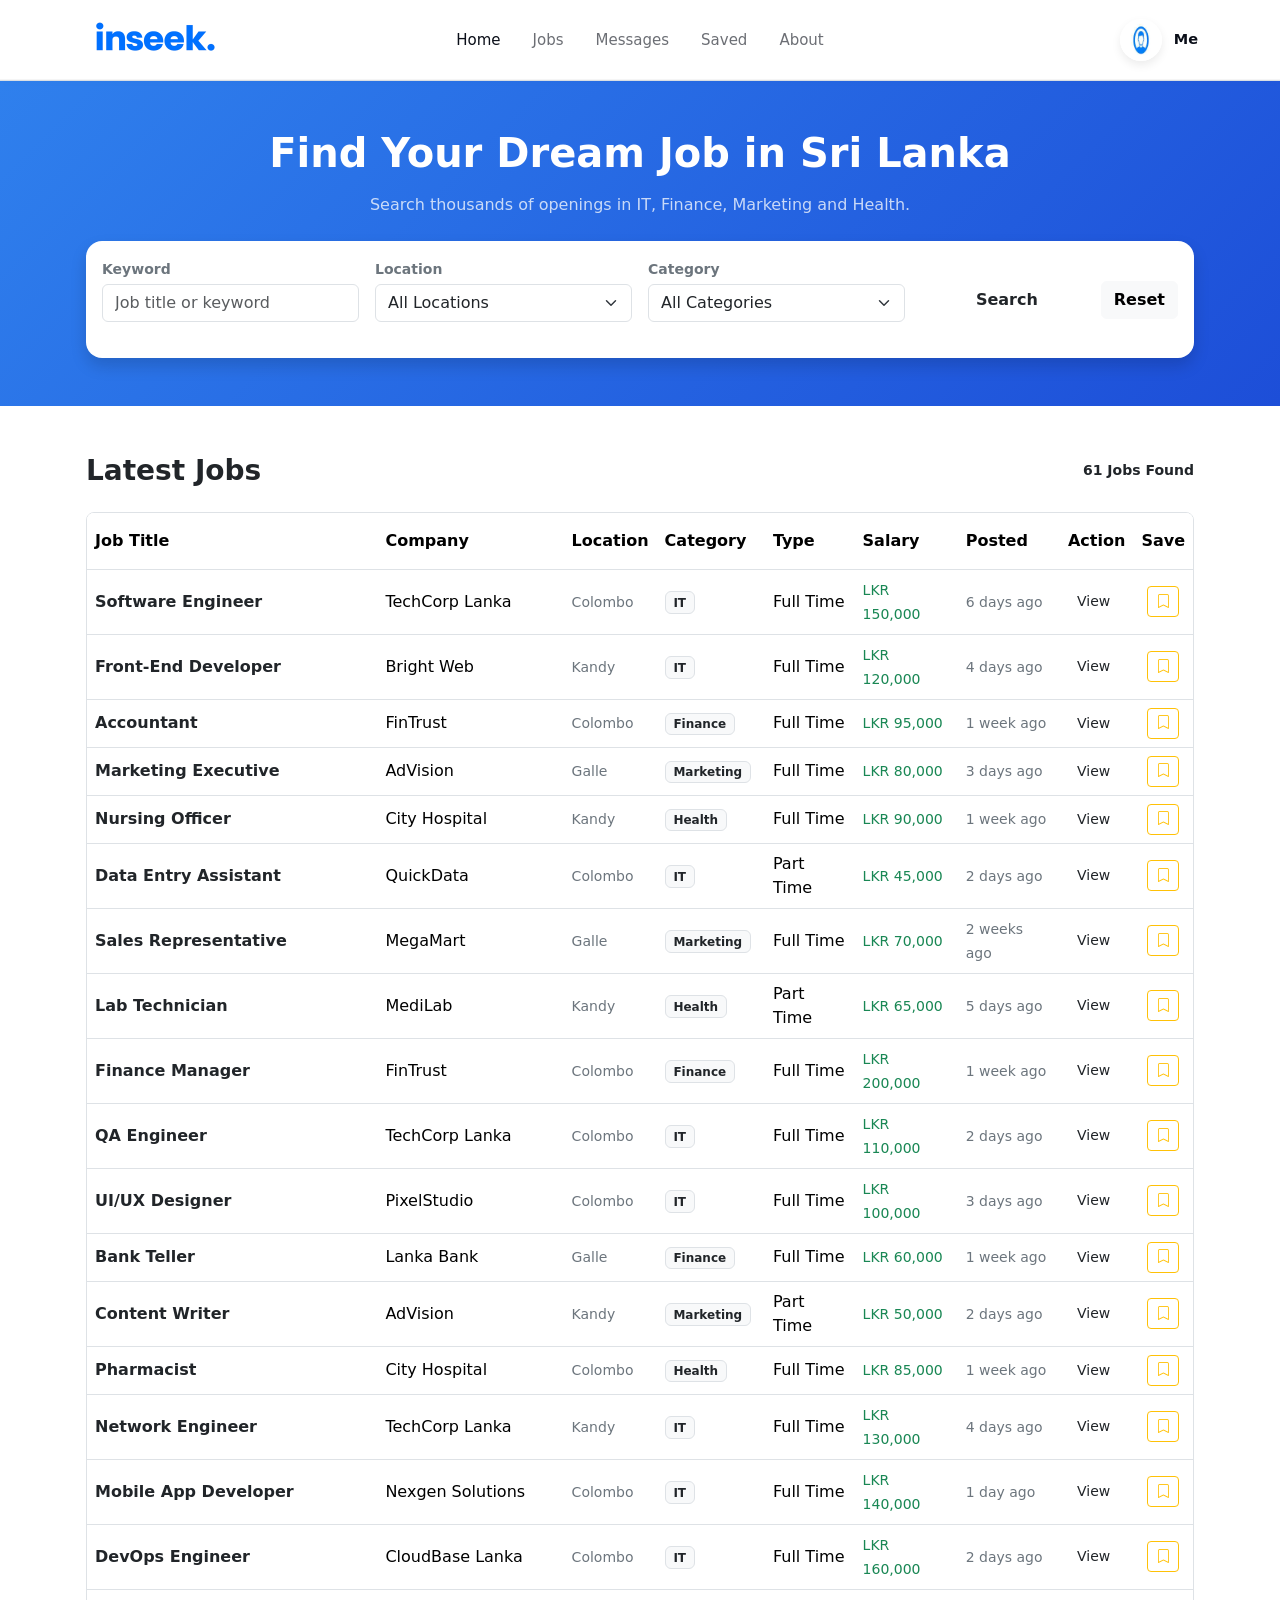
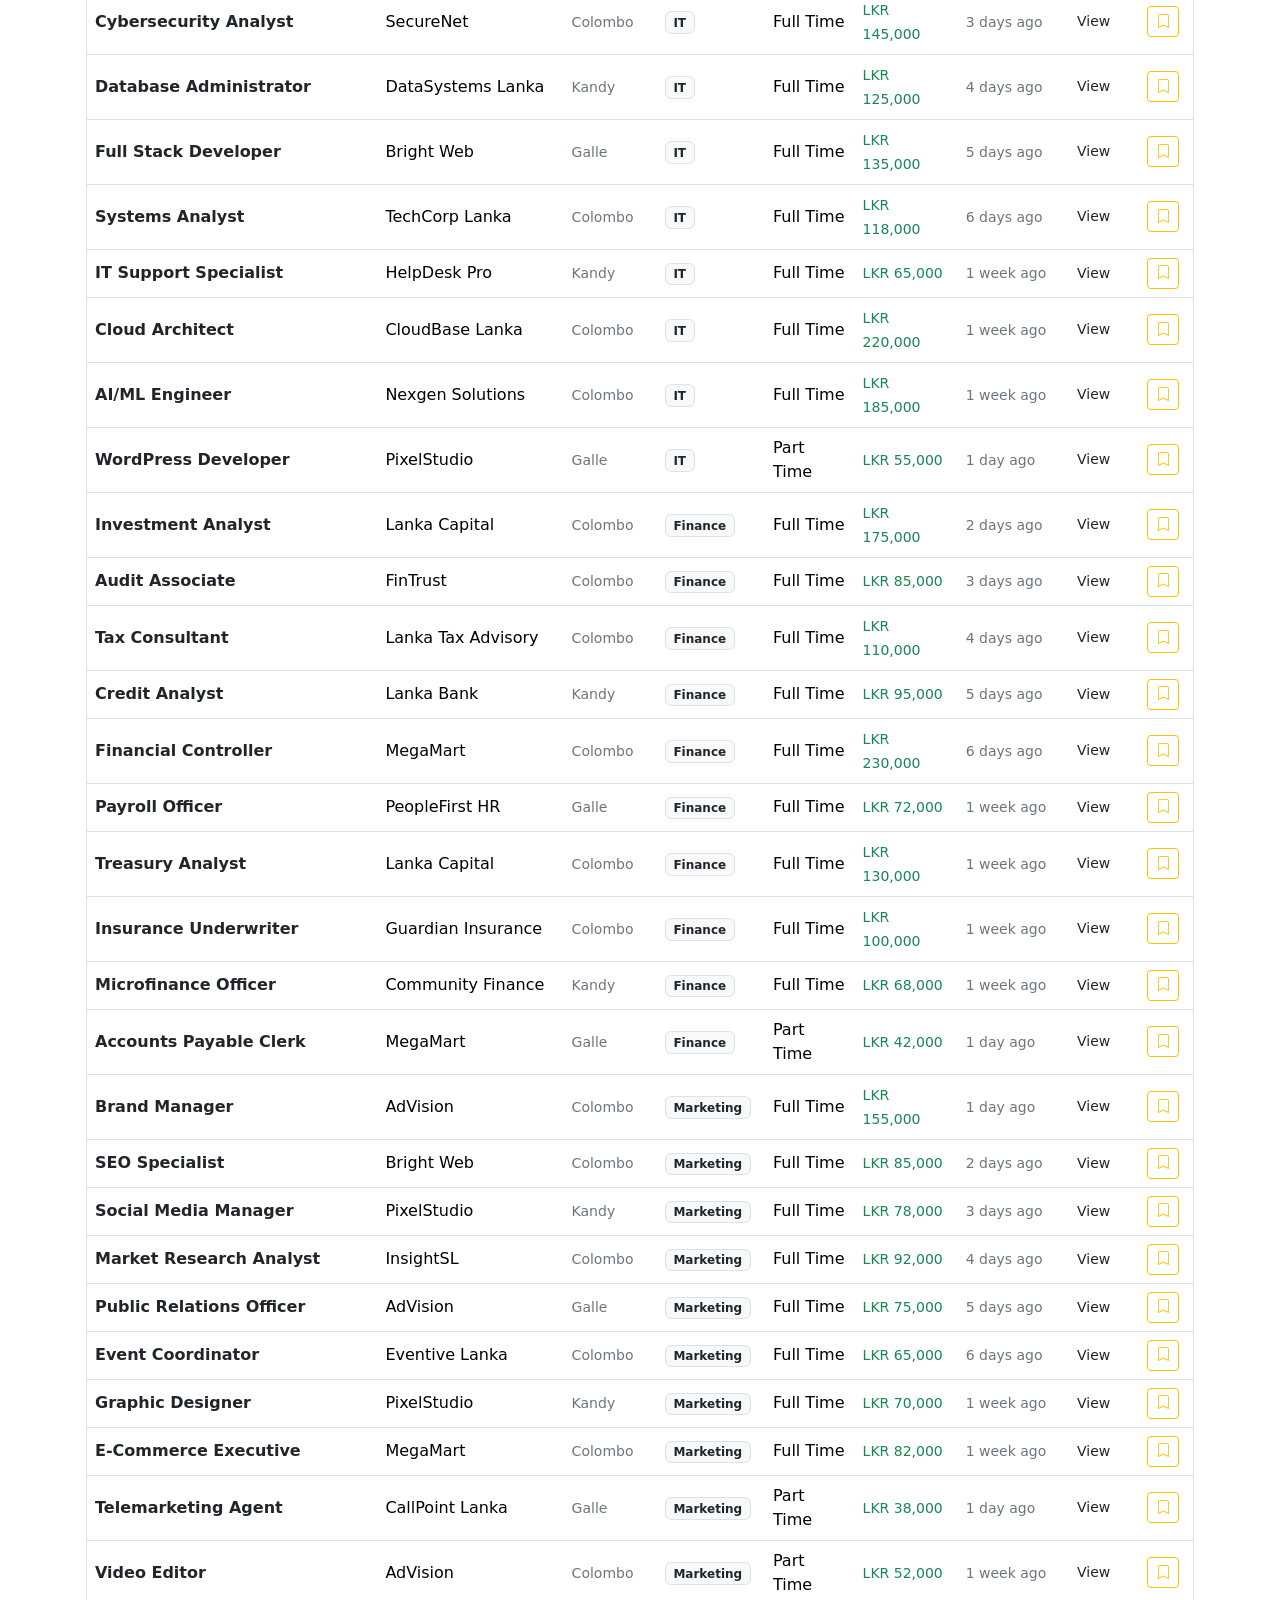
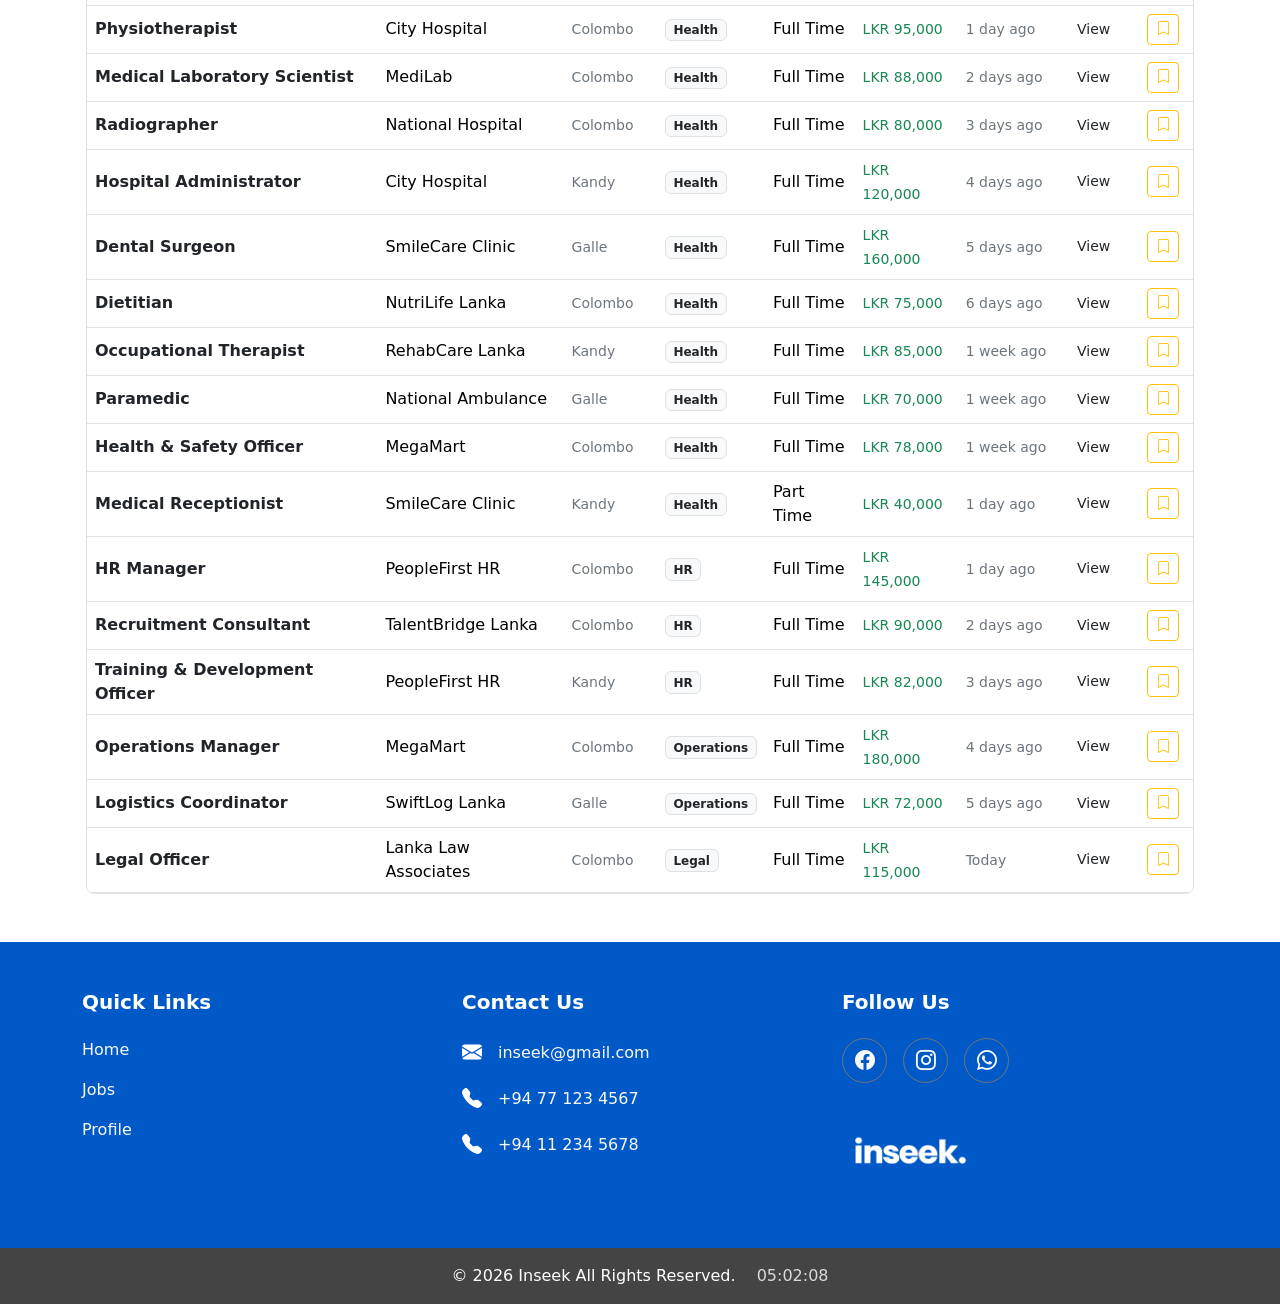
<file: jobsearch.html>
<!DOCTYPE html>
<html lang="en">

<head>
	<meta charset="UTF-8">
	<meta name="viewport" content="width=device-width, initial-scale=1.0">
	<title>Inseek - Find Your Next Job</title>

	<link rel="icon" href="assets/images/logo-transparent.png">


	<link rel="preconnect" href="https://fonts.googleapis.com">
	<link href="https://fonts.googleapis.com/css2?family=Inter:wght@400;500;600;700&display=swap" rel="stylesheet">

	<link rel="stylesheet" href="https://cdn.jsdelivr.net/npm/bootstrap@5.3.3/dist/css/bootstrap.min.css">

	<link rel="stylesheet" href="https://cdn.jsdelivr.net/npm/bootstrap-icons@1.13.1/font/bootstrap-icons.min.css">


	<link rel="stylesheet" href="assets/css/global.css">

	<link rel="stylesheet" href="assets/css/search.css">
</head>

<body>

	<header class="border-bottom bg-white sticky-top">
		<nav class="dashboard_nav">
			<div class="container navbar-container">
				<a href="dashboard.html" class="navbar-logo-link">
					<img src="assets/images/logo-transparent.png" class="navbar-logo-img">
				</a>

				<ul class="nav_links navbar-menu">
					<li>
						<a href="dashboard.html" class="nav_link_active">
							Home
						</a>
					</li>
					<li>
						<a href="jobsearch.html" class="nav_link">
							Jobs
						</a>
					</li>
					<li>
						<a href="messages.html" class="nav_link">
							Messages
						</a>
					</li>
				<li>
					<a href="saved-jobs.html" class="nav_link">
						Saved
					</a>
				</li>
				<li>
					<a href="docs/process/index.html" class="nav_link">
						About
					</a>
				</li>
				</ul>

				<a href="profile.html" class="profile_button">
					<img src="assets/images/default-avatar.jpeg" class="avatar">
					<span class="profile_name profile-name-display">Me</span>
				</a>
			</div>
		</nav>
	</header>


	<section class="hero-gradient text-white" style="background: linear-gradient(135deg, #2f80ed, #1d4ed8)">
		<div class="container-xl px-3 py-5 text-center">
			<h1 class="display-6 fw-bold mb-3">Find Your Dream Job in Sri Lanka</h1>
			<p class="opacity-75 mb-4">Search thousands of openings in IT, Finance, Marketing and Health.</p>


			<form id="searchForm" class="bg-white text-dark text-start rounded-4 shadow p-3">
				<div class="row g-3">
					<div class="col-12 col-md-3">
						<label for="keyword" class="form-label small fw-semibold text-secondary mb-1">Keyword</label>
						<input type="text" id="keyword" class="form-control" placeholder="Job title or keyword">
						<small id="keywordMsg" class="text-danger d-block mt-1" style="min-height: 16px;"></small>
					</div>

					<div class="col-12 col-md-3">
						<label for="location" class="form-label small fw-semibold text-secondary mb-1">Location</label>
						<select id="location" class="form-select">
							<option value="All">All Locations</option>
							<option value="Colombo">Colombo</option>
							<option value="Kandy">Kandy</option>
							<option value="Galle">Galle</option>
						</select>
					</div>

					<div class="col-12 col-md-3">
						<label for="category" class="form-label small fw-semibold text-secondary mb-1">Category</label>
						<select id="category" class="form-select">
							<option value="All">All Categories</option>
							<option value="IT">IT</option>
							<option value="Finance">Finance</option>
							<option value="Marketing">Marketing</option>
							<option value="Health">Health</option>
							<option value="HR">HR</option>
							<option value="Operations">Operations</option>
							<option value="Legal">Legal</option>
						</select>
					</div>

					<div class="col-12 col-md-3">
						<label class="form-label small fw-semibold text-secondary mb-1"></label>
						<div class="d-flex gap-2">
							<button type="submit" class="btn btn-brand flex-fill fw-semibold">
								Search
							</button>
							<button type="button" id="resetBtn" class="btn btn-light fw-semibold">
								Reset
							</button>
						</div>
					</div>
			</form>
		</div>
	</section>

	<section class="container-xl px-3 py-5">

		<div class="d-flex align-items-center justify-content-between mb-4">

			<h2 class="h3 fw-bold mb-0">Latest Jobs</h2>

			<span id="resultCount" class="small fw-semibold text-brand"></span>

		</div>


		<div class="table-responsive rounded-3 border bg-offwhite">

			<table class="table table-hover align-middle mb-0" id="jobsTable">

				<thead class="bg-white text-secondary">

					<tr>

						<th class="py-3 fw-semibold">Job Title</th>

						<th class="py-3 fw-semibold">Company</th>

						<th class="py-3 fw-semibold">Location</th>

						<th class="py-3 fw-semibold">Category</th>

						<th class="py-3 fw-semibold">Type</th>

						<th class="py-3 fw-semibold">Salary</th>

						<th class="py-3 fw-semibold">Posted</th>

						<th class="py-3 fw-semibold">Action</th>
						<th class="py-3 fw-semibold text-center">Save</th>

					</tr>

				</thead>

				<tbody id="jobsBody">

				</tbody>

			</table>

		</div>

	</section>





	<div class="modal fade" id="jobModal" tabindex="-1" aria-labelledby="jmTitle" aria-hidden="true">
		<div class="modal-dialog modal-dialog-centered">
			<div class="modal-content rounded-4 border-0">
				<div class="modal-body p-4">
					<button type="button" class="btn-close position-absolute top-0 end-0 m-3" data-bs-dismiss="modal"
						aria-label="Close"></button>

					<h3 id="jmTitle" class="h4 fw-bold pe-4">Job Title</h3>
					<p id="jmCompany" class="text-brand fw-semibold mb-3">Company</p>

					<div class="d-flex flex-wrap gap-2 mb-4 small">
						<span id="jmLocation" class="badge rounded-pill bg-offwhite text-dark fw-normal">Location</span>
						<span id="jmCategory" class="badge rounded-pill bg-offwhite text-dark fw-normal">Category</span>
						<span id="jmType" class="badge rounded-pill bg-offwhite text-dark fw-normal">Type</span>
						<span id="jmSalary" class="badge rounded-pill bg-offwhite text-dark fw-normal">Salary</span>
						<span id="jmPosted"
							class="badge rounded-pill bg-offwhite text-secondary fw-normal">Posted</span>
					</div>

					<h4 class="h6 fw-semibold mb-1">Job Description</h4>
					<p id="jmDescription" class="text-secondary mb-4">Description</p>

					<a id="jmApply" href="apply.html" class="btn btn-brand fw-semibold px-4">Apply Now</a>
				</div>
			</div>
		</div>
	</div>

	<script src="footer.js"></script>










	<script src="https://code.jquery.com/jquery-3.6.0.min.js"></script>

	<script src="https://cdn.jsdelivr.net/npm/bootstrap@5.3.3/dist/js/bootstrap.bundle.min.js"></script>

	<script src="assets/js/search.js"></script>



<script>
	
(function(){try{var n=localStorage.getItem('profile_first_name')||localStorage.getItem('user_name');if(n){var e=document.querySelectorAll('.profile-name-display');for(var i=0;i<e.length;i++){e[i].textContent=n;}}var p=localStorage.getItem('profile_photo');if(p){var a=document.querySelectorAll('.avatar');for(var i=0;i<a.length;i++){a[i].src=p;}}}catch(x){}})();
</script>
</body>

</html>
</file>
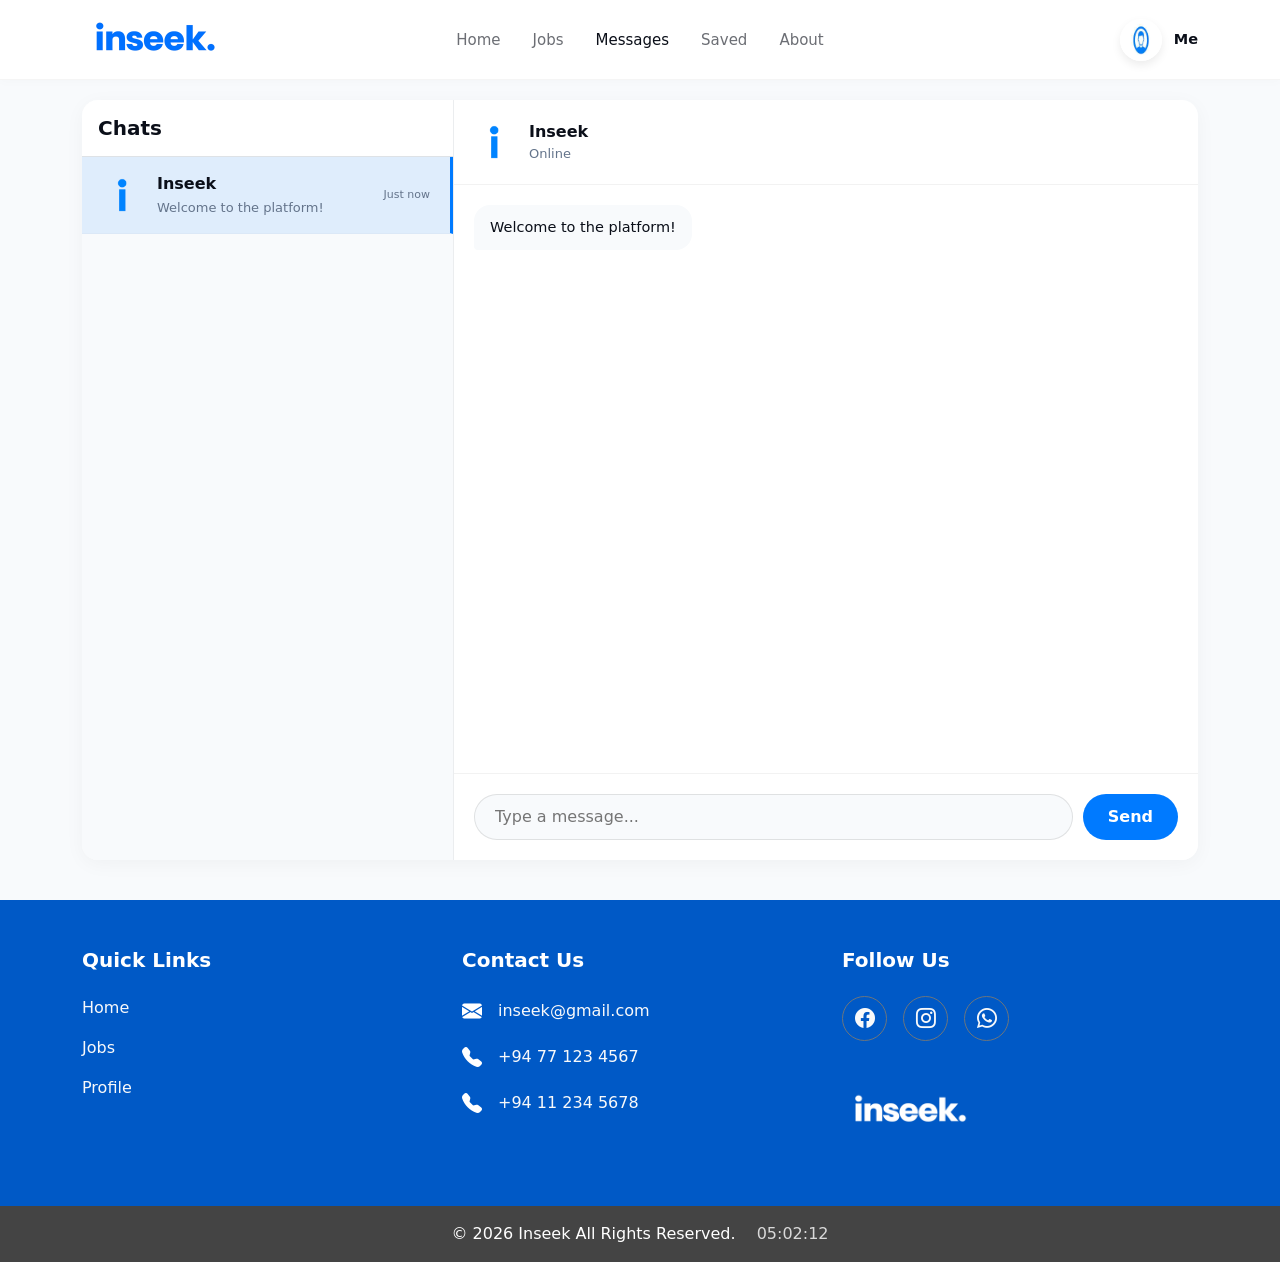
<file: messages.html>
<!DOCTYPE html>
<html lang="en">

<head>
	<meta charset="UTF-8">
	<meta name="viewport" content="width=device-width, initial-scale=1.0">
	<title>Messages - Inseek.</title>

	<link rel="icon" href="assets/images/icons/favicon.png">

	<link href="https://cdn.jsdelivr.net/npm/bootstrap@5.3.0/dist/css/bootstrap.min.css" rel="stylesheet">
	<link rel="stylesheet" href="assets/css/global.css">


</head>

	<body class="dashboard-body">

	<nav class="dashboard_nav">

		<div class="container navbar-container">

			<a href="dashboard.html" class="navbar-logo-link">

				<img src="assets/images/logo-transparent.png" class="navbar-logo-img">

			</a>

			<ul class="nav_links navbar-menu">

				<li><a href="dashboard.html" class="nav_link">Home</a></li>

				<li><a href="jobsearch.html" class="nav_link">Jobs</a></li>

				<li><a href="messages.html" class="nav_link_active">Messages</a></li>

				<li><a href="saved-jobs.html" class="nav_link">Saved</a></li>
				<li><a href="docs/process/index.html" class="nav_link">About</a></li>

			</ul>

			<a href="profile.html" class="profile_button">

				<img src="assets/images/default-avatar.jpeg" class="avatar">

				<span class="profile_name profile-name-display">Me</span>

			</a>

		</div>

	</nav>

		<div class="container">

			<div class="row chat-container mx-0">


				<div class="col-md-4 p-0 contact-list d-none d-md-block">

					<div class="p-3 border-bottom bg-white sticky-top">

						<h5 class="mb-0 fw-bold" style="color: var(--text-main)">Chats</h5>

					</div>

					<div class="contact-item active">
						<img src="assets/images/icons/favicon.png" alt="Inseek" style="width:40px;height:40px;border-radius:50%;object-fit:cover;">
					<div style="flex:1;min-width:0;">
							<div class="contact-name">Inseek</div>
						<div class="contact-preview">Welcome to the platform!</div>
							</div>
					<span class="time-badge">Just now</span>
					</div>

				</div>



				<div class="col-md-8 p-0 chat-area">

					<div class="chat-header">
						<img src="assets/images/icons/favicon.png" alt="Inseek" style="width:40px;height:40px;border-radius:50%;object-fit:cover;">
							<div>
							<div style="font-weight:600;color:var(--text-main);">Inseek</div>
								<div style="font-size:13px;color:var(--text-muted);">Online</div>
						</div>
					</div>

					<div class="chat-messages">
							<div class="message received">Welcome to the platform!</div>
					</div>

					<div class="chat-input-area">

						<div class="chat-input-group">

							<input type="text" class="chat-input" placeholder="Type a message...">

							<button class="send-button">Send</button>

						</div>

					</div>


				</div>

			</div>

		</div>

	<script src="footer.js"></script>
	<script src="https://code.jquery.com/jquery-3.7.1.min.js"></script>
	<script src="https://cdn.jsdelivr.net/npm/bootstrap@5.3.0/dist/js/bootstrap.bundle.min.js"></script>
	<script src="assets/js/common.js"></script>

<script>
	(function(){ var n=localStorage.getItem('profile_first_name')||localStorage.getItem('user_name'); if(n){ var e=document.querySelectorAll('.profile-name-display'); for(var i=0;i<e.length;i++)e[i].textContent=n; } var p=localStorage.getItem('profile_photo'); if(p){ var a=document.querySelectorAll('.avatar'); for(var i=0;i<a.length;i++)a[i].src=p; } } )();
</script>
</body>

</html>
</file>
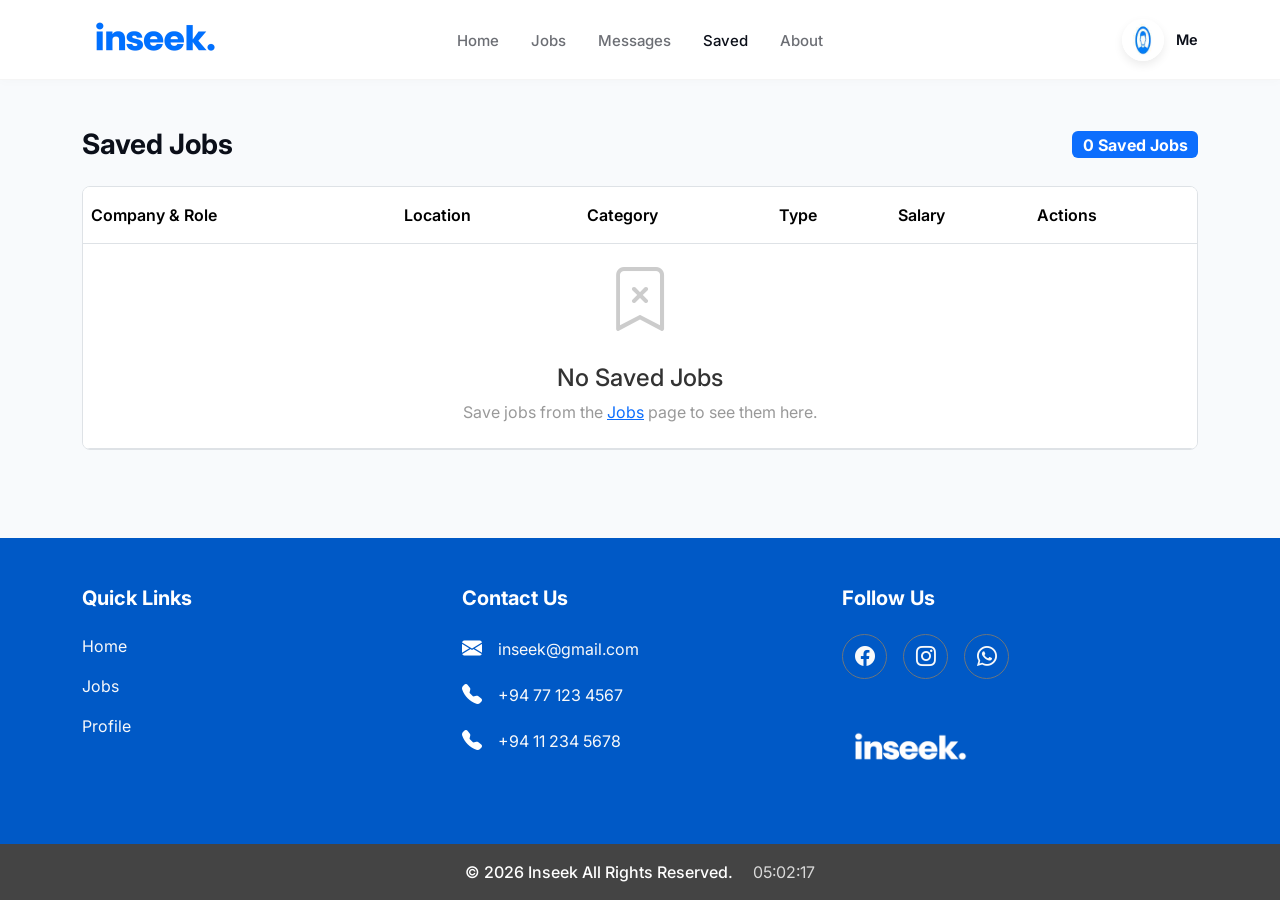
<file: saved-jobs.html>
<!DOCTYPE html>
<html lang="en">
<head>
    <meta charset="UTF-8">
    <meta name="viewport" content="width=device-width, initial-scale=1.0">
    <title>inseek. - Saved Jobs</title>
    <link rel="icon" href="assets/images/logo-transparent.png">
    <link href="https://cdn.jsdelivr.net/npm/bootstrap@5.3.0/dist/css/bootstrap.min.css" rel="stylesheet">
    <link rel="stylesheet" href="https://cdn.jsdelivr.net/npm/bootstrap-icons@1.13.1/font/bootstrap-icons.min.css">
    <link href="https://fonts.googleapis.com/css2?family=Inter:wght@400;500;600;700;800;900&display=swap" rel="stylesheet">
    <link rel="stylesheet" href="assets/css/global.css">

    <style>
        .saved-card {
            transition: opacity 0.3s, transform 0.3s;
        }
        .saved-card.removing {
            opacity: 0;
            transform: translateX(-20px);
        }
        .empty-state {
            text-align: center;
            padding: 60px 20px;
        }
        .empty-state i {
            font-size: 64px;
            color: #ccc;
        }
        .empty-state h4 {
            margin-top: 16px;
            color: #333;
        }
        .empty-state p {
            color: #999;
        }
        .company-initial {
            width: 40px;
            height: 40px;
            display: flex;
            align-items: center;
            justify-content: center;
            font-weight: 700;
            font-size: 16px;
            background: var(--bg-off-white);
            border-radius: 8px;
            border: 1px solid #e0e0e0;
            flex-shrink: 0;
        }
        @media (max-width: 768px) {
            .saved-table thead {
                display: none;
            }
            .saved-table tbody tr {
                display: block;
                border: 1px solid #e0e0e0;
                border-radius: 12px;
                margin-bottom: 16px;
                padding: 16px;
                background: #fff;
            }
            .saved-table tbody tr td {
                display: flex;
                justify-content: space-between;
                align-items: center;
                padding: 8px 0;
                border: none;
            }
            .saved-table tbody tr td:before {
                content: attr(data-label);
                font-weight: 600;
                font-size: 13px;
                color: var(--text-muted);
            }
        }
    </style>
</head>
<body class="dashboard-body d-flex flex-column min-vh-100">

    <nav class="dashboard_nav">
        <div class="container navbar-container">
            <a href="dashboard.html" class="navbar-logo-link">
                <img src="assets/images/logo-transparent.png" alt="Inseek" class="navbar-logo-img">
            </a>
            <ul class="nav_links navbar-menu">
                <li><a href="dashboard.html" class="nav_link">Home</a></li>
                <li><a href="jobsearch.html" class="nav_link">Jobs</a></li>
                <li><a href="messages.html" class="nav_link">Messages</a></li>
                <li><a href="saved-jobs.html" class="nav_link_active">Saved</a></li>
                <li><a href="docs/process/index.html" class="nav_link">About</a></li>
            </ul>
            <a href="profile.html" class="profile_button">
                <img src="assets/images/default-avatar.jpeg" alt="Profile" class="avatar">
                <span class="profile_name profile-name-display">Me</span>
            </a>
        </div>
    </nav>

    <main class="flex-grow-1 container py-4 py-md-5">
        <div class="page-header d-flex justify-content-between align-items-center mb-4">
            <h1 class="h3 fw-bold mb-0">Saved Jobs</h1>
            <span id="savedCount" class="badge bg-primary fs-6">0 Saved Jobs</span>
        </div>

        <div class="table-responsive rounded-3 border bg-white">
            <table class="table align-middle mb-0 saved-table" id="savedTable">
                <thead class="bg-light text-secondary">
                    <tr>
                        <th class="py-3 fw-semibold">Company & Role</th>
                        <th class="py-3 fw-semibold">Location</th>
                        <th class="py-3 fw-semibold">Category</th>
                        <th class="py-3 fw-semibold">Type</th>
                        <th class="py-3 fw-semibold">Salary</th>
                        <th class="py-3 fw-semibold">Actions</th>
                    </tr>
                </thead>
                <tbody id="savedJobsBody"></tbody>
            </table>
        </div>
    </main>

    <div style="margin-top: auto;">
        <script src="footer.js"></script>
    </div>

    <script src="https://code.jquery.com/jquery-3.7.1.min.js"></script>
    <script src="https://cdn.jsdelivr.net/npm/bootstrap@5.3.0/dist/js/bootstrap.bundle.min.js"></script>

    <script>
    function getSavedJobs() {
        var stored = localStorage.getItem('inseek_saved_jobs');
        return stored ? JSON.parse(stored) : [];
    }

    function setSavedJobs(jobs) {
        localStorage.setItem('inseek_saved_jobs', JSON.stringify(jobs));
    }

    function renderSavedJobs() {
        var jobs = getSavedJobs();
        var $tbody = $('#savedJobsBody');
         var $count = $('#savedCount');
        $tbody.empty();
        $count.text(jobs.length + ' Saved Job' + (jobs.length !== 1 ? 's' : ''));

        if (jobs.length === 0) {
            $tbody.append(
                '<tr><td colspan="6" class="empty-state">' +
                    '<i class="bi bi-bookmark-x"></i>' +
                    '<h4>No Saved Jobs</h4>' +
                    '<p>Save jobs from the <a href="jobsearch.html" class="text-brand">Jobs</a> page to see them here.</p>' +
                '</td></tr>'
            );
            return;
        }

        jobs.forEach(function(job, index) {
            var initial = job.company ? job.company.charAt(0).toUpperCase() : '?';
            var tr = '<tr class="saved-card" data-index="' + index + '">' +
                '<td data-label="Company & Role">' +
                    '<div class="d-flex align-items-center gap-3">' +
                        '<div class="company-initial">' + initial + '</div>' +
                        '<div>' +
                            '<h4 class="h6 mb-0 fw-bold">' + job.title + '</h4>' +
                            '<span class="text-muted small">' + job.company + '</span>' +
                        '</div>' +
                    '</div>' +
                '</td>' +
                '<td data-label="Location">' + (job.location || '-') + '</td>' +
                '<td data-label="Category"><span class="badge bg-light text-dark border">' + (job.category || '-') + '</span></td>' +
                '<td data-label="Type">' + (job.type || '-') + '</td>' +
                '<td data-label="Salary" class="text-success fw-medium"><small>' + (job.salary || '-') + '</small></td>' +
                '<td data-label="Actions">' +
                    '<div class="d-flex gap-2">' +
                        '<a href="apply.html" class="btn btn-sm btn-outline-primary">Apply</a>' +
                        '<button class="btn btn-sm btn-outline-danger remove-btn" data-index="' + index + '"><i class="bi bi-trash"></i></button>' +
                    '</div>' +
                '</td>' +
            '</tr>';
            $tbody.append(tr);
        });

        $('.remove-btn').on('click', function() {
            var idx = parseInt($(this).data('index'));
            var jobs = getSavedJobs();
            jobs.splice(idx, 1);
            setSavedJobs(jobs);
            renderSavedJobs();
        });
    }

    $(document).ready(function() {
        renderSavedJobs();
    });
    </script>

<script>
(function(){var n=localStorage.getItem('profile_first_name')||localStorage.getItem('user_name');if(n){var els=document.querySelectorAll('.profile-name-display');for(var j=0;j<els.length;j++)els[j].textContent=n;}var p=localStorage.getItem('profile_photo');if(p){var imgs=document.querySelectorAll('.avatar');for(var j=0;j<imgs.length;j++)imgs[j].src=p;}})();
</script>
</body>
</html>
</file>
<file: assets/css/global.css>
/* global css - Rithika is maintaining this stylesheet dont change this*/
/* mee dashboard eke css tika palehan iwara wena thana dnnm ethanin anith ewa patanganne meka wenas karanna epa! */

:root {
	--brand-light: #4DA6FF;
	--brand: #007AFF;
	--brand-dark: #0059C6;
	--text-main: #0B0F19;
	--text-muted: #64748B;
	--bg-white: #FFFFFF;
	--bg-off-white: #F8FAFC;
}

body.dashboard-body {

	font-family: 'Inter', system-ui, sans-serif;
	color: var(--text-main);
	background-color: var(--bg-off-white);
	-webkit-font-smoothing: antialiased;

}

.dashboard_nav {

	height: 80px;
	background-color: var(--bg-white);
	border-bottom: 1px solid rgba(0, 0, 0, 0.04);
	box-shadow: 0 2px 10px rgba(0, 0, 0, 0.02);

}

.navbar-container {

	height: 100%;
	display: flex;
	align-items: center;
	justify-content: space-between;
	position: relative;

}

.navbar-logo-link {

	text-decoration: none;

}

.navbar-logo-img {

	height: 100px;
	width: 150px;

}

.navbar-menu {

	list-style: none;
	margin: 0;
	padding: 0;
	gap: 32px;
	position: absolute;
	top: 50%;
	left: 50%;
	transform: translate(-50%, -50%);
	display: none;

}

@media (min-width: 768px) {

	.navbar-menu {

		display: flex;

	}
}

.nav_link,

.nav_link_active {

	color: var(--text-main);
	font-weight: 500;
	text-decoration: none;
	font-size: 15px;
	transition: all .2s ease;

}


.nav_link {

	opacity: 0.6;
}

.nav_link_active {

	opacity: 1;
}

.nav_link:hover {

	opacity: 0.8;
}

.profile_button {

	display: flex;
	align-items: center;
	gap: 12px;
	text-decoration: none;

}

.avatar {

	width: 42px;
	height: 42px;
	border-radius: 50%;
	object-fit: cover;
	border: 2px solid var(--bg-white);
	box-shadow: 0 4px 10px rgba(0, 0, 0, 0.08);

}

.profile_name {

	color: var(--text-main);
	font-weight: 600;
	font-size: 14.5px;

}

.profile-name-display {

	display: none;
}

@media (min-width: 576px) {

	.profile-name-display {

		display: inline;

	}
}

.hero_section {

	padding: 120px 0;
	background: linear-gradient(135deg, var(--brand), var(--brand-dark));
	margin-bottom: 50px;
	box-shadow: 0 20px 40px rgba(0, 122, 255, 0.3);
	position: relative;
	overflow: hidden;

}

.slide-layer {
	position: absolute;
	top: 0;
	left: 0;
	width: 100%;
	height: 100%;
	background-size: cover;
	background-position: center;
	will-change: transform;
}

.slide-current {
	transform: translateX(0);
	z-index: 2;
}

.slide-next {
	transform: translateX(100%);
	z-index: 1;
}

.hero-container {

	height: 120%;
	display: flex;
	flex-direction: column;
	justify-content: center;
	align-items: center;
	text-align: center;
	color: var(--bg-white);

}

.hero-content {

	max-width: 800px;

}

.hero-title {

	font-size: calc(1.475rem + 2.7vw);
	font-weight: 700;
	margin-bottom: 1rem;
	letter-spacing: -1px;

}

@media (min-width: 1200px) {

	.hero-title {

		font-size: 3.5rem;

	}

}

.hero-subtitle {

	font-size: 1.25rem;
	opacity: 0.75;
	margin-bottom: 3rem;
	max-width: 650px;
	margin-left: auto;
	margin-right: auto;

}

.hero-search-wrapper {

	background-color: var(--bg-white);
	border-radius: 50rem;
	box-shadow: 0 .125rem .25rem rgba(0, 0, 0, .075);
	padding: 0.25rem;
	margin-left: auto;
	margin-right: auto;
	width: 100%;
	max-width: 850px;

}


.search-input {

	border: 0;
	box-shadow: none;
	background-color: transparent;
	padding: 1rem 1.5rem;
	font-size: 15px;
	color: var(--text-main);

}

.search-input:focus {

	box-shadow: none;
	border-color: var(--brand-light);

}

.search-input::placeholder {

	color: var(--text-muted);

}

.search-divider-container {

	display: none;
}

@media (min-width: 992px) {

	.search-divider-container {

		display: block;

	}

}

.search-divider {

	display: inline-block;
	width: 1px;
	min-height: 1em;
	background-color: currentColor;
	height: 30px;
	opacity: .1;

}

.search_select {

	border: 0;
	box-shadow: none;
	background-color: transparent;
	padding: 1rem 1.5rem;
	color: var(--text-muted);
	font-size: 15px;

}

.search_select:focus {

	box-shadow: none;
	border-color: var(--brand-light);

}

.search_button_container {

	text-align: right;
	padding: 0.25rem;

}

.search_button {

	width: 100%;
	padding-top: 1rem;
	padding-bottom: 1rem;
	border-radius: 50rem;
	font-weight: 700;
	background-color: var(--brand);
	border: none;
	transition: background .2s;
	color: var(--bg-white);

}

.search_button:hover {

	background-color: var(--brand-dark);

}


.dashboard-main {

	padding-bottom: 3rem;

}

.section_head {

	display: flex;
	justify-content: space-between;
	align-items: center;
	margin-bottom: 30px;

}

.section_title {

	font-weight: 700;
	color: var(--text-main);
	font-size: 26px;
	margin: 0;
	letter-spacing: -0.5px;

}

.blue_link {

	color: var(--brand);
	font-weight: 600;
	text-decoration: none;
	transition: opacity .2s;

}

.blue_link:hover {

	opacity: 0.8;
}

.card {

	border: none;
	border-radius: 16px;
	box-shadow: 0 4px 20px rgba(0, 0, 0, 0.04);
	transition: transform 0.3s ease, box-shadow 0.3s ease;

}

.card:hover {

	transform: translateY(-4px);

	box-shadow: 0 12px 25px rgba(0, 0, 0, 0.08);

}

.cta_section {

	padding-bottom: 3rem;
}

.cta_card {

	padding: 3rem;
	text-align: center;
	background: linear-gradient(135deg, var(--brand), var(--brand-dark));
	color: var(--bg-white);

}


.cta_title {

	font-weight: 700;
	margin-bottom: 1rem;

}

.cta_subtitle {

	opacity: 0.75;
	margin-left: auto;
	margin-right: auto;
	margin-bottom: 1.5rem;
	max-width: 600px;

}

.cta_button {

	background-color: var(--bg-white);
	color: var(--brand);
	padding: 1rem 3rem;
	border-radius: 50rem;
	font-weight: 700;
	box-shadow: 0 .125rem .25rem rgba(0, 0, 0, .075);
	text-decoration: none;
	display: inline-block;
	transition: transform 0.2s;

}

.cta_button:hover {

	transform: translateY(-2px);
	color: var(--brand-dark);

}

/* End of dashboard css*/


/* remember to name the file you want to add css with a comment */



.chat-container {
	height: calc(100vh - 140px);
	margin-top: 20px;
	margin-bottom: 40px;
	background: var(--bg-white);
	border-radius: 16px;
	box-shadow: 0 4px 20px rgba(0, 0, 0, 0.04);
	overflow: hidden;
}

.contact-list {
	height: 100%;
	overflow-y: auto;
	border-right: 1px solid rgba(0, 0, 0, 0.05);
	background: var(--bg-off-white);
}

.contact-item {
	padding: 15px 20px;
	display: flex;
	align-items: center;
	gap: 15px;
	cursor: pointer;
	transition: background 0.2s;
	border-bottom: 1px solid rgba(0, 0, 0, 0.02);
}

.contact-item:hover {
	background: rgba(0, 122, 255, 0.05);
}

.contact-item.active {
	background: rgba(0, 122, 255, 0.1);
	border-right: 3px solid var(--brand);
}

.chat-area {
	display: flex;
	flex-direction: column;
	height: 100%;
}

.chat-header {
	padding: 20px;
	border-bottom: 1px solid rgba(0, 0, 0, 0.05);
	display: flex;
	align-items: center;
	gap: 15px;
}

.chat-messages {
	flex: 1;
	padding: 20px;
	overflow-y: auto;
	display: flex;
	flex-direction: column;
	gap: 15px;
	background: var(--bg-white);
}

.message {
	max-width: 70%;
	padding: 12px 16px;
	border-radius: 16px;
	font-size: 14.5px;
	line-height: 1.5;
}

.message.received {
	background: var(--bg-off-white);
	color: var(--text-main);
	align-self: flex-start;
	border-bottom-left-radius: 4px;
}

.message.sent {
	background: var(--brand);
	color: var(--bg-white);
	align-self: flex-end;
	border-bottom-right-radius: 4px;
}

.chat-input-area {
	padding: 20px;
	border-top: 1px solid rgba(0, 0, 0, 0.05);
	background: var(--bg-white);
}

.chat-input-group {
	display: flex;
	gap: 10px;
}

.chat-input {
	flex: 1;
	border: 1px solid rgba(0, 0, 0, 0.1);
	border-radius: 50rem;
	padding: 10px 20px;
	outline: none;
	transition: border-color 0.2s;
	background: var(--bg-off-white);
}

.chat-input:focus {
	border-color: var(--brand);
	background: var(--bg-white);
}

.send-button {
	background: var(--brand);
	color: white;
	border: none;
	border-radius: 50rem;
	padding: 10px 25px;
	font-weight: 600;
	transition: opacity 0.2s, transform 0.1s;
}

.send-button:hover {
	opacity: 0.9;
}

.send-button:active {
	transform: scale(0.98);
}

.contact-name {
	font-weight: 600;
	color: var(--text-main);
	margin-bottom: 2px;
}

.contact-preview {
	font-size: 13px;
	color: var(--text-muted);
	white-space: nowrap;
	overflow: hidden;
	text-overflow: ellipsis;
}

.time-badge {
	font-size: 11px;
	color: var(--text-muted);
	margin-left: auto;
}

.chat-messages::-webkit-scrollbar,
.contact-list::-webkit-scrollbar {
	width: 6px;
}

.chat-messages::-webkit-scrollbar-track,
.contact-list::-webkit-scrollbar-track {
	background: transparent;
}

.chat-messages::-webkit-scrollbar-thumb,
.contact-list::-webkit-scrollbar-thumb {
	background: rgba(0, 0, 0, 0.1);
	border-radius: 10px;
}
</file>
<file: assets/css/apply.css>
.apply_container {
	max-width: 600px;
	margin: 60px auto;
	background: var(--bg-white);
	padding: 40px;
	border-radius: 12px;
	box-shadow: 0 4px 20px rgba(0, 0, 0, 0.05);
}

.drop_zone {
	border: 2px dashed #ccc;
	border-radius: 8px;
	padding: 40px 20px;
	text-align: center;
	cursor: pointer;
	margin-bottom: 20px;
	background: #f9f9f9;
	transition: all 0.2s;
}

  .drop_zone.dragover {
	background: #e6f2ff;
	border-color: var(--brand);
}

.submit_button {
	background-color: var(--brand); 
	color: white; 
	border-radius: 8px;
	border: none;
}
</file>
<file: assets/css/style.css>
/* login page and index page styles */

body {
	background-color: #0B0F19; 
	color: #FFFFFF;
	font-family: sans-serif;
	margin: 0;
	padding: 0;
}


.stats_bg 
{
	background-color: #0F1423;
	border-top: 1px solid #64748B; 
	border-bottom: 1px solid #64748B;
}

.solid_panel {
	background-color: #1A2234; 
	border: 1px solid #64748B;
	border-radius: 0;
}


.text_muted_custom { 
	color: #64748B; 
}


.input_custom {
	background-color: #1A2234;
	border: 1px solid #64748B;
	color: #FFFFFF;
	border-radius: 0;
}

.input_custom:focus 
{
	background-color: #1A2234;
	border-color: #007AFF; 
	color: #FFFFFF;
	box-shadow: none;
}

.button_main, .button_main:hover, .button_main:focus, .button_main:active {
	background-color: #007AFF !important;
	color: #FFFFFF !important;
	font-weight: 600;
	border-radius: 0;
	border: none;
	box-shadow: none !important;
}

.button_sec, .button_sec:hover, .button_sec:focus, .button_sec:active 
{
	background-color: #1A2234 !important; 
	color: #4DA6FF !important; 
	font-weight: 600;
	border-radius: 0;
	border: 1px solid #4DA6FF !important; 
	box-shadow: none !important;
}

/* line thingy */
.divider {
	position: relative;
}

.divider::before, .divider::after {
	content: "";
	position: absolute;
	top: 50%;
	width: 40%;
	height: 1px;
	background-color: #64748B;
	opacity: 0.3;
}

.divider::before { left: 0; }
.divider::after { right: 0; }

.icon_box 
{
	background-color: #1A2234; 
	color: #4DA6FF;
	width: 45px;
	height: 45px;
	border-radius: 0;
	border: 1px solid #4DA6FF;
}

#register_box { display: none; }
</file>
<file: assets/css/companies.css>
body {

    background-color: #FFFFFF;
    font-family: sans-serif;
    margin: 0;
    padding: 0;

}

.companies-area {

    background-color: #F8FAFC;
    padding: 80px 20px;
    border-top: 1px solid rgba(100, 116, 139, 0.2);
    border-bottom: 1px solid rgba(100, 116, 139, 0.2);

}


.main-title {

    color: #0B0F19;
    font-weight: 700;
    font-size: 2.5rem;
}

.highlight-text {

    color: #007AFF;

}

.logo-row {

    display: flex;
    flex-wrap: wrap;
    justify-content: center;
    align-items: center;
    gap: 60px;
    margin-top: 50px;

}

.company-logo {

    height: 90px;
    width: auto;
    object-fit: contain;
    transition: all 0.3s ease;

}

.company-logo:hover {

    filter: grayscale(100%) opacity(50%);

}
</file>
<file: assets/css/search.css>
#searchForm {
	transition: box-shadow 0.25s ease, transform 0.25s ease;
}

#searchForm:hover {
	box-shadow: 0 14px 34px rgba(0, 122, 255, 0.18);
}




#searchForm input:focus,
#searchForm select:focus {
	box-shadow: 0 0 0 3px rgba(0, 122, 255, 0.20);
	outline: none;
}




#searchForm button {
	transition: background-color 0.2s ease, transform 0.1s ease;
}

#searchForm button:active {
	transform: scale(0.97);
}




@keyframes rowFadeIn {
	from {
		opacity: 0;
		transform: translateY(6px);
	}
	to {
		opacity: 1;
		transform: translateY(0);
	}
}

.job-row {
	animation: rowFadeIn 0.35s ease both;
	transition: background-color 0.2s ease, box-shadow 0.2s ease;
}


.job-row:hover {
	box-shadow: inset 4px 0 0 0 #007AFF;
}


.job-row a {
	transition: background-color 0.2s ease;
}




#resultCount {
	transition: color 0.2s ease;
}


#keywordMsg {
	transition: opacity 0.2s ease;
}


@media (max-width: 640px) {
	.job-row td {
		white-space: nowrap;
	}
}
</file>
